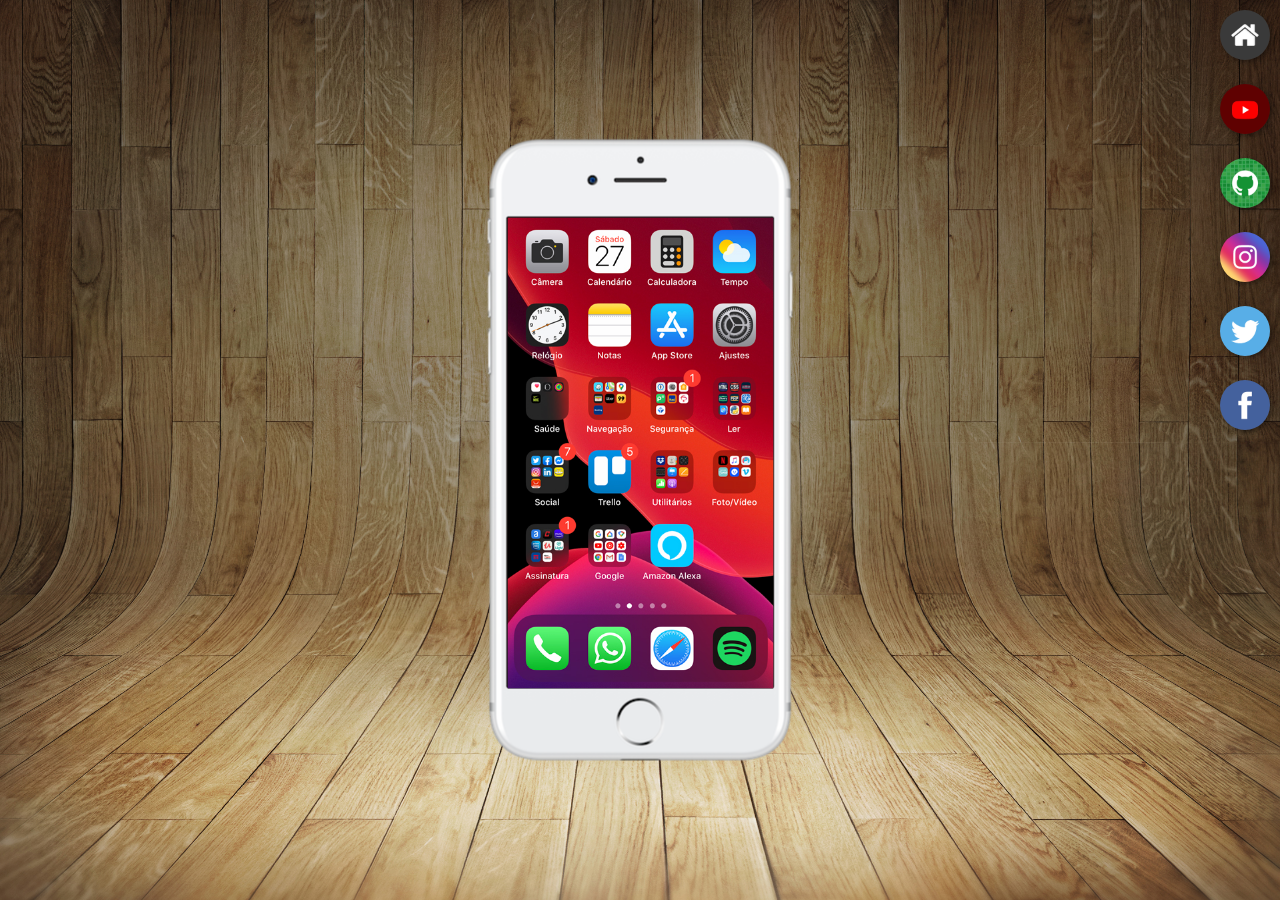
<file: index.html>
<!DOCTYPE html>
<html lang="pt-br">
<head>
  <meta charset="UTF-8">
  <meta http-equiv="X-UA-Compatible" content="IE=edge">
  <meta name="viewport" content="width=device-width, initial-scale=1.0">
  <link rel="shortcut icon" href="favicon.ico" type="image/x-icon">
  <title>Projeto Redes Sociais</title>
  <link rel="stylesheet" href="estilos/style.css">
</head>
<body>
    <main>
        <section id="telefone">
              <iframe src="home.html" name="tela" id="tela" frameborder="0"></iframe>
        </section>

        <section id="redes-sociais">
              <a href="home.html" target="tela"><img src="imagens/logo-home.jpg" alt="Home"></a> <br>
              <a href="youtube.html" target="tela"><img src="imagens/logo-youtube.jpg" alt="Youtube"></a> <br>
              <a href="github.html" target="tela"><img src="imagens/logo-github.jpg" alt="Github"></a> <br>
              <a href="instagram.html" target="tela"><img src="imagens/logo-instagram.jpg" alt="Instagram"></a> <br>
              <a href="twitter.html" target="tela"><img src="imagens/logo-twitter.jpg" alt="Twitter"></a> <br>
              <a href="facebook.html" target="tela"><img src="imagens/logo-facebook.jpg" alt="Facebook"></a>              
        </section>
    </main>
</body>
</html>
</file>
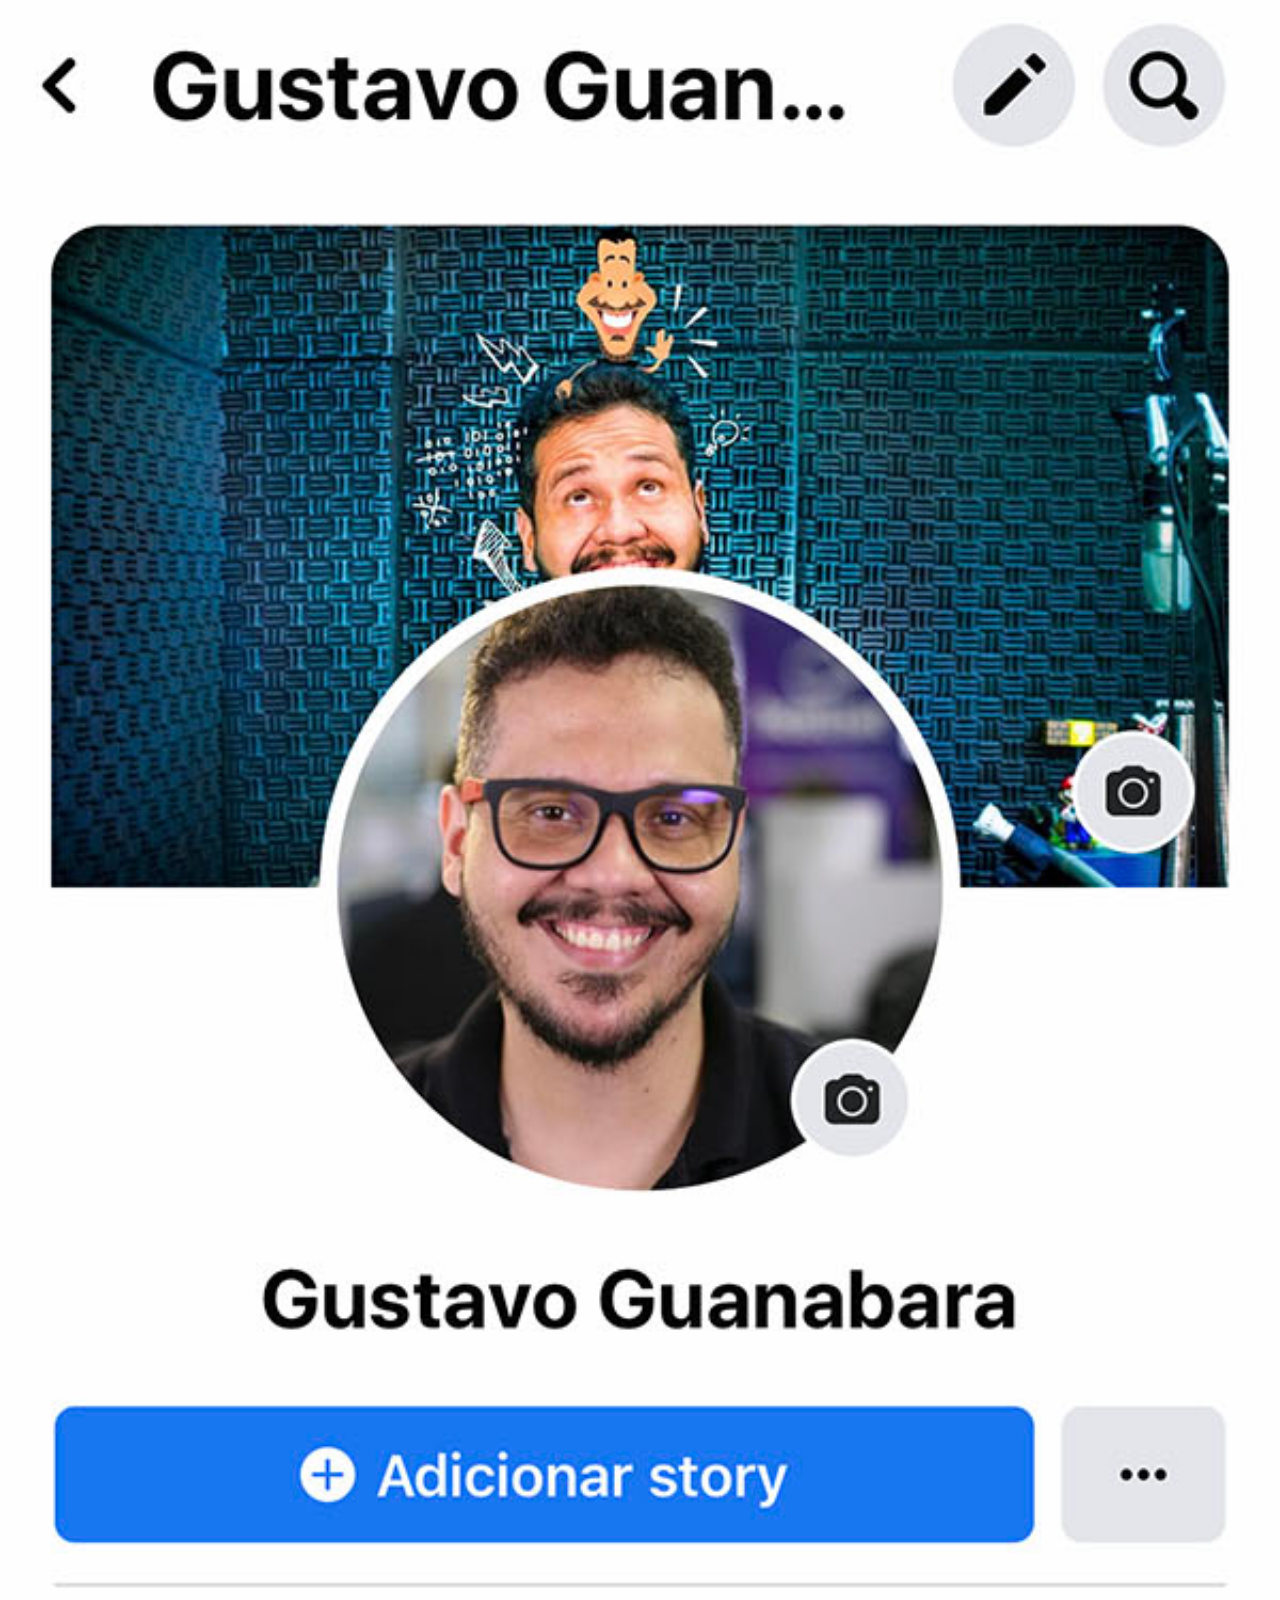
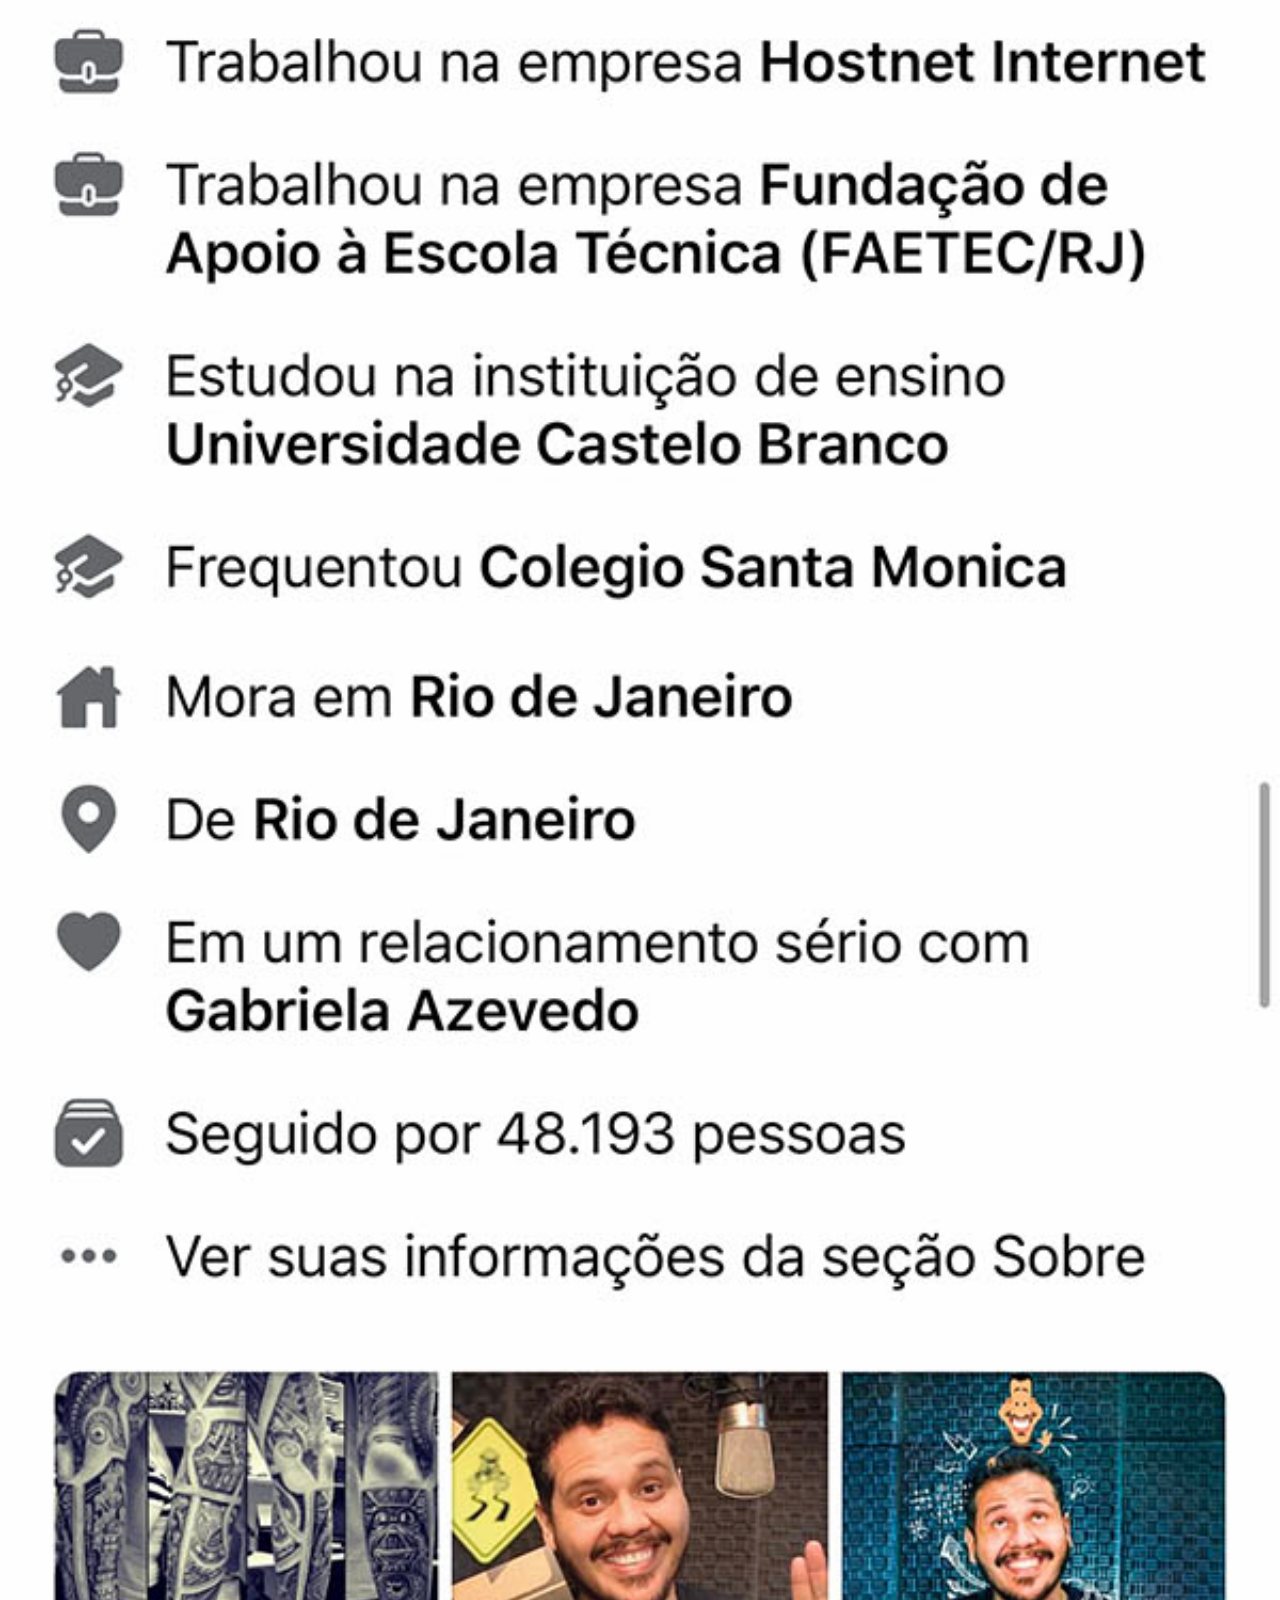
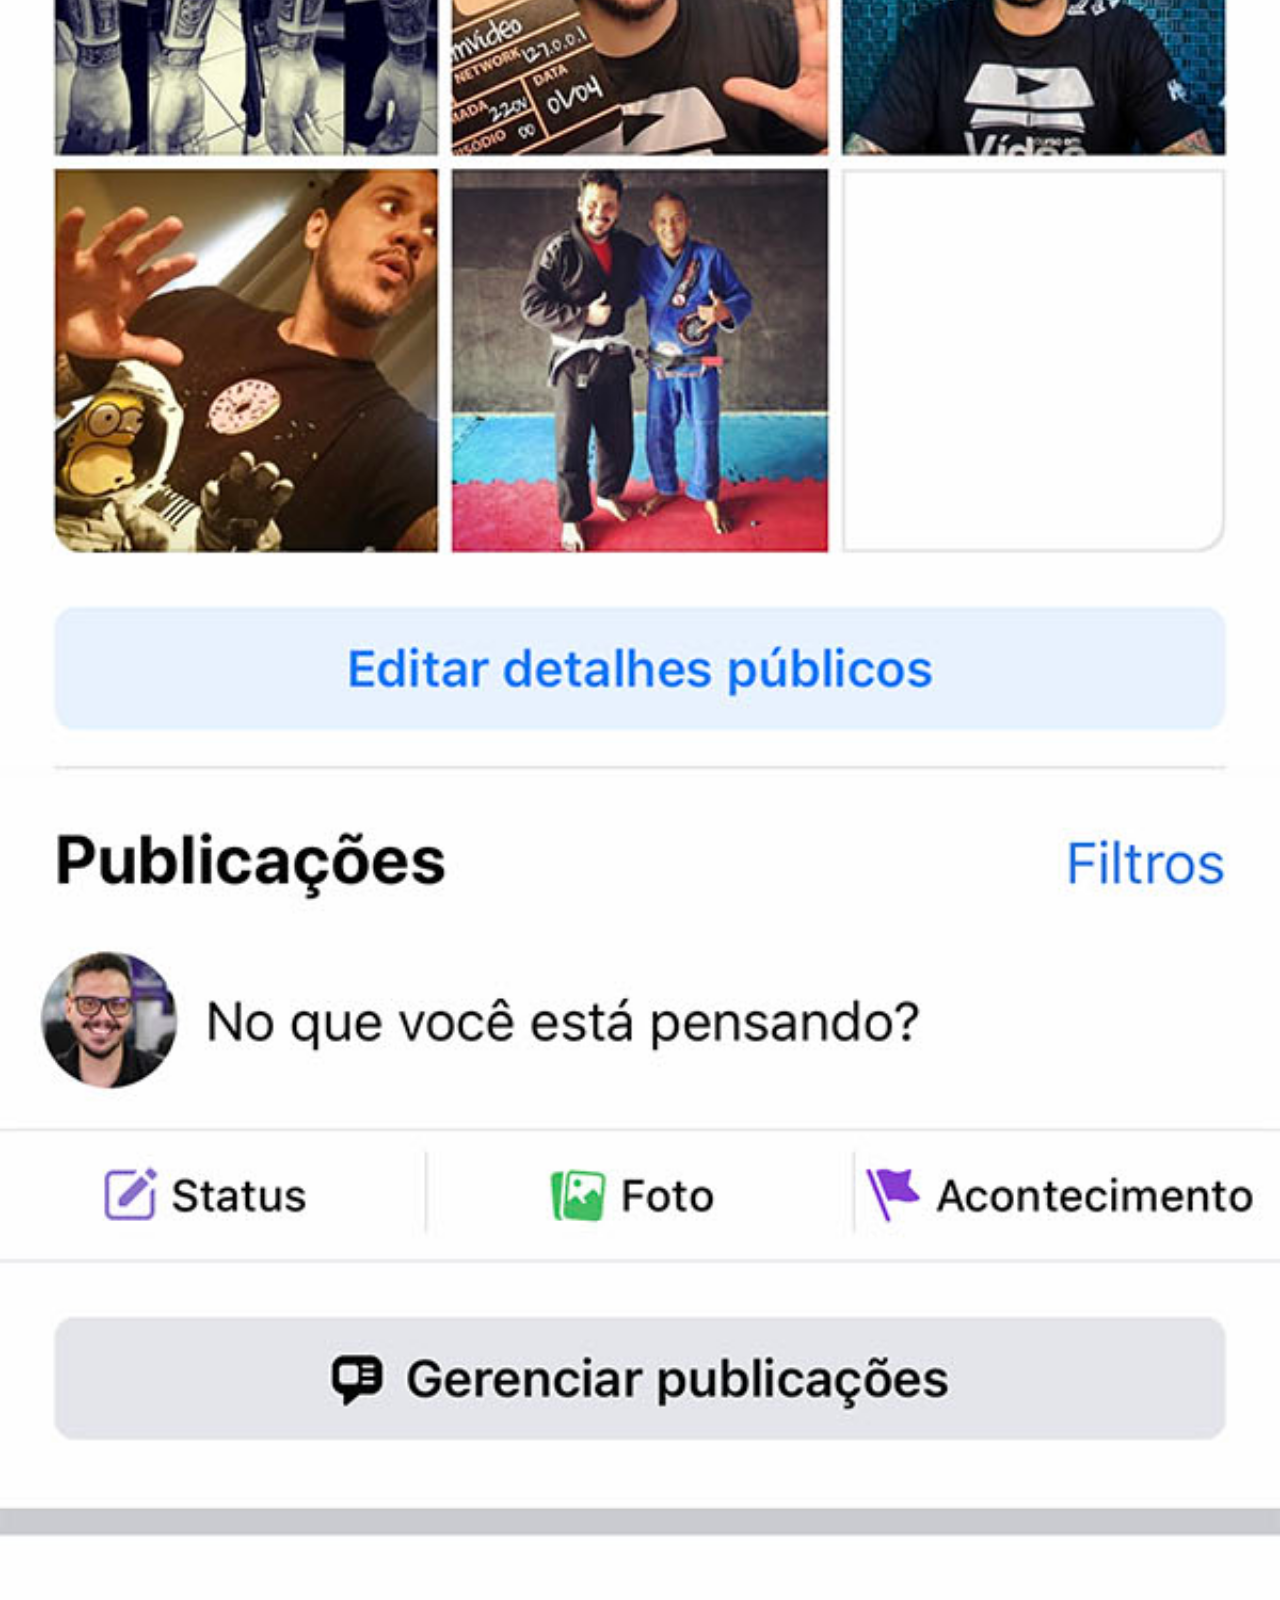
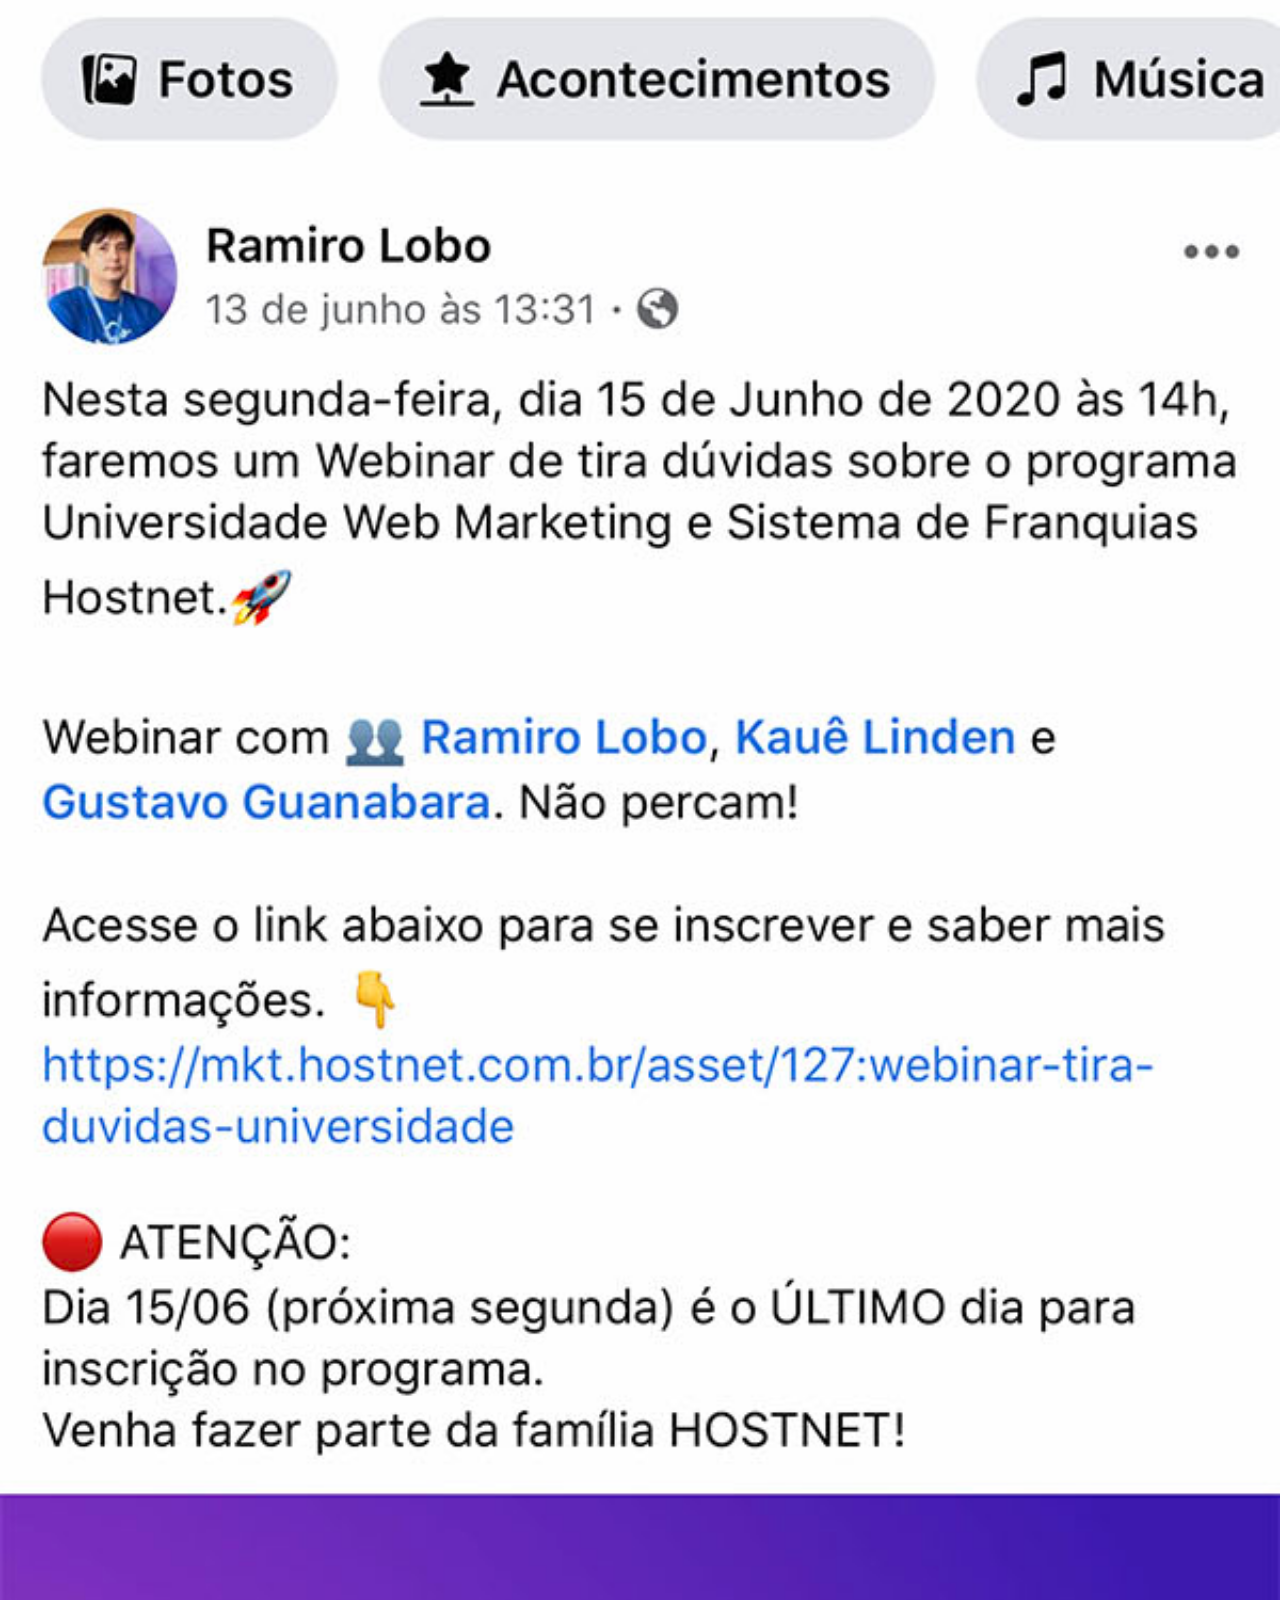
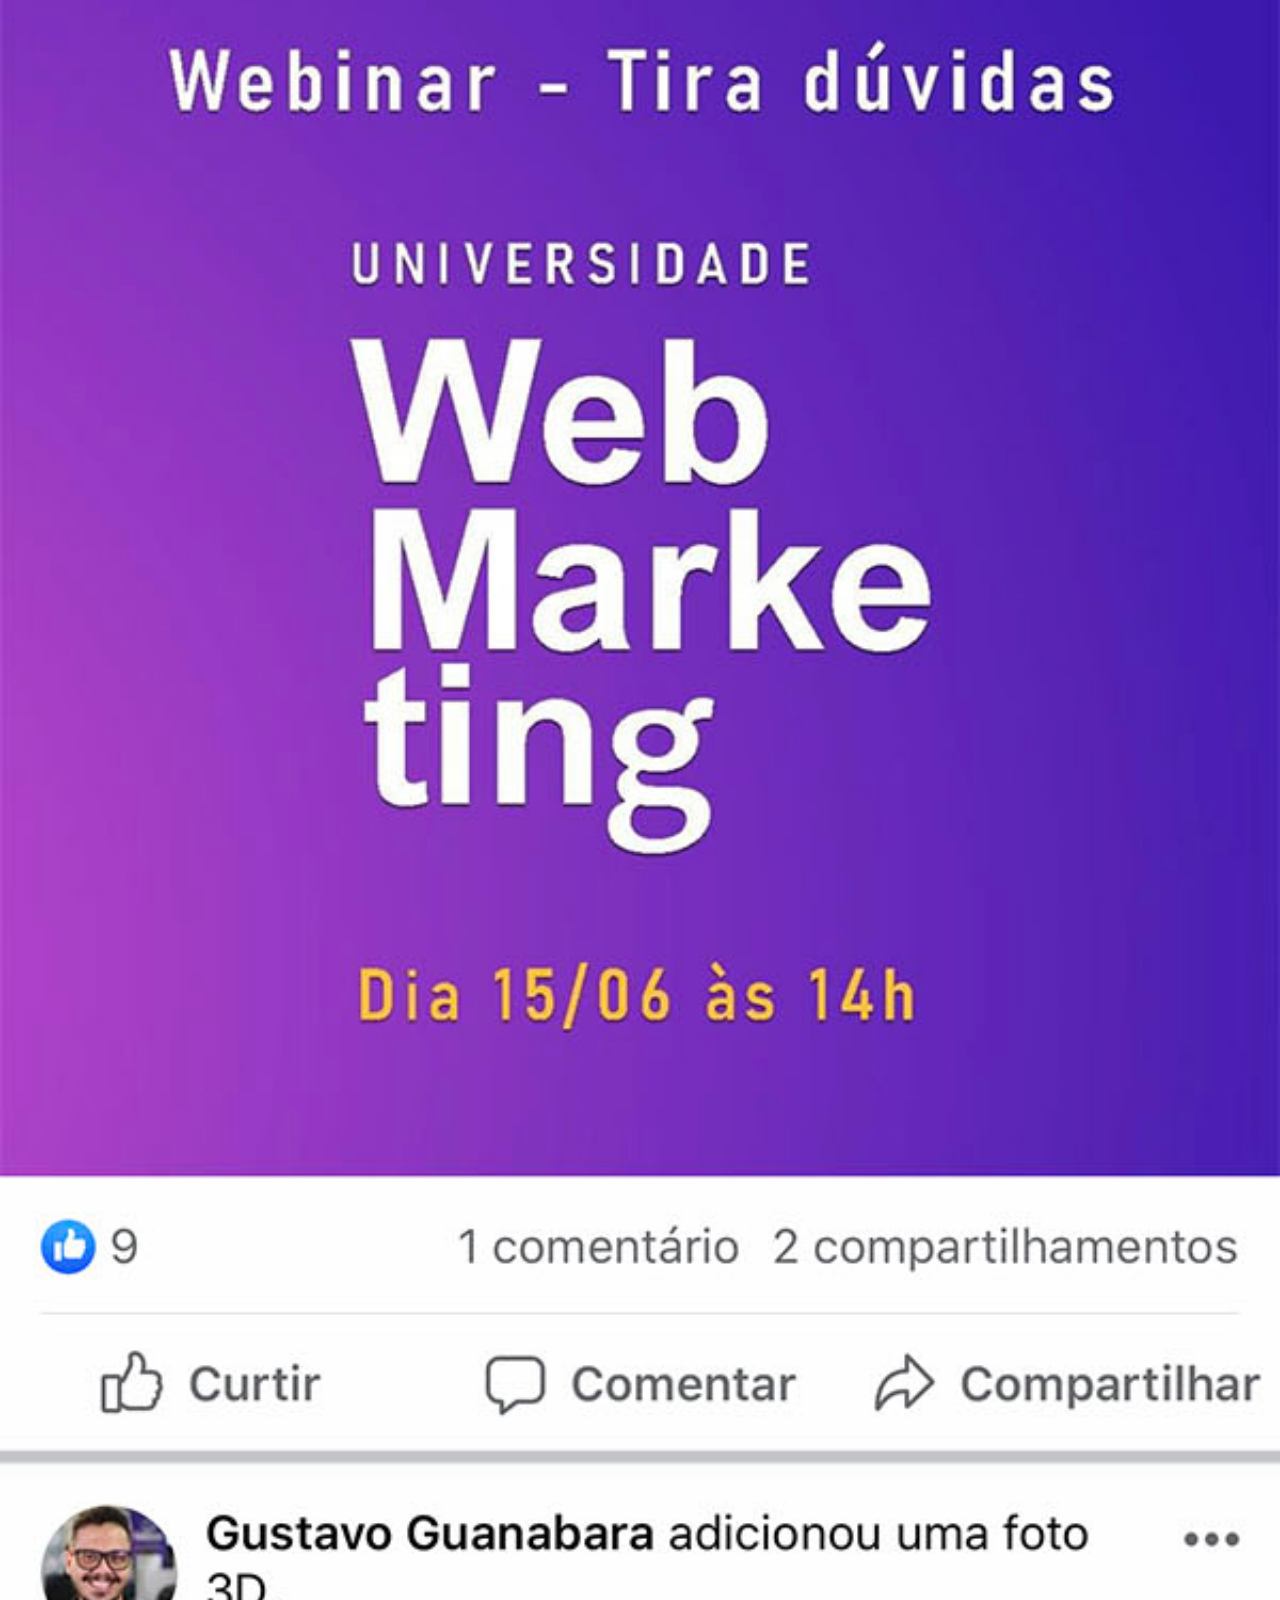
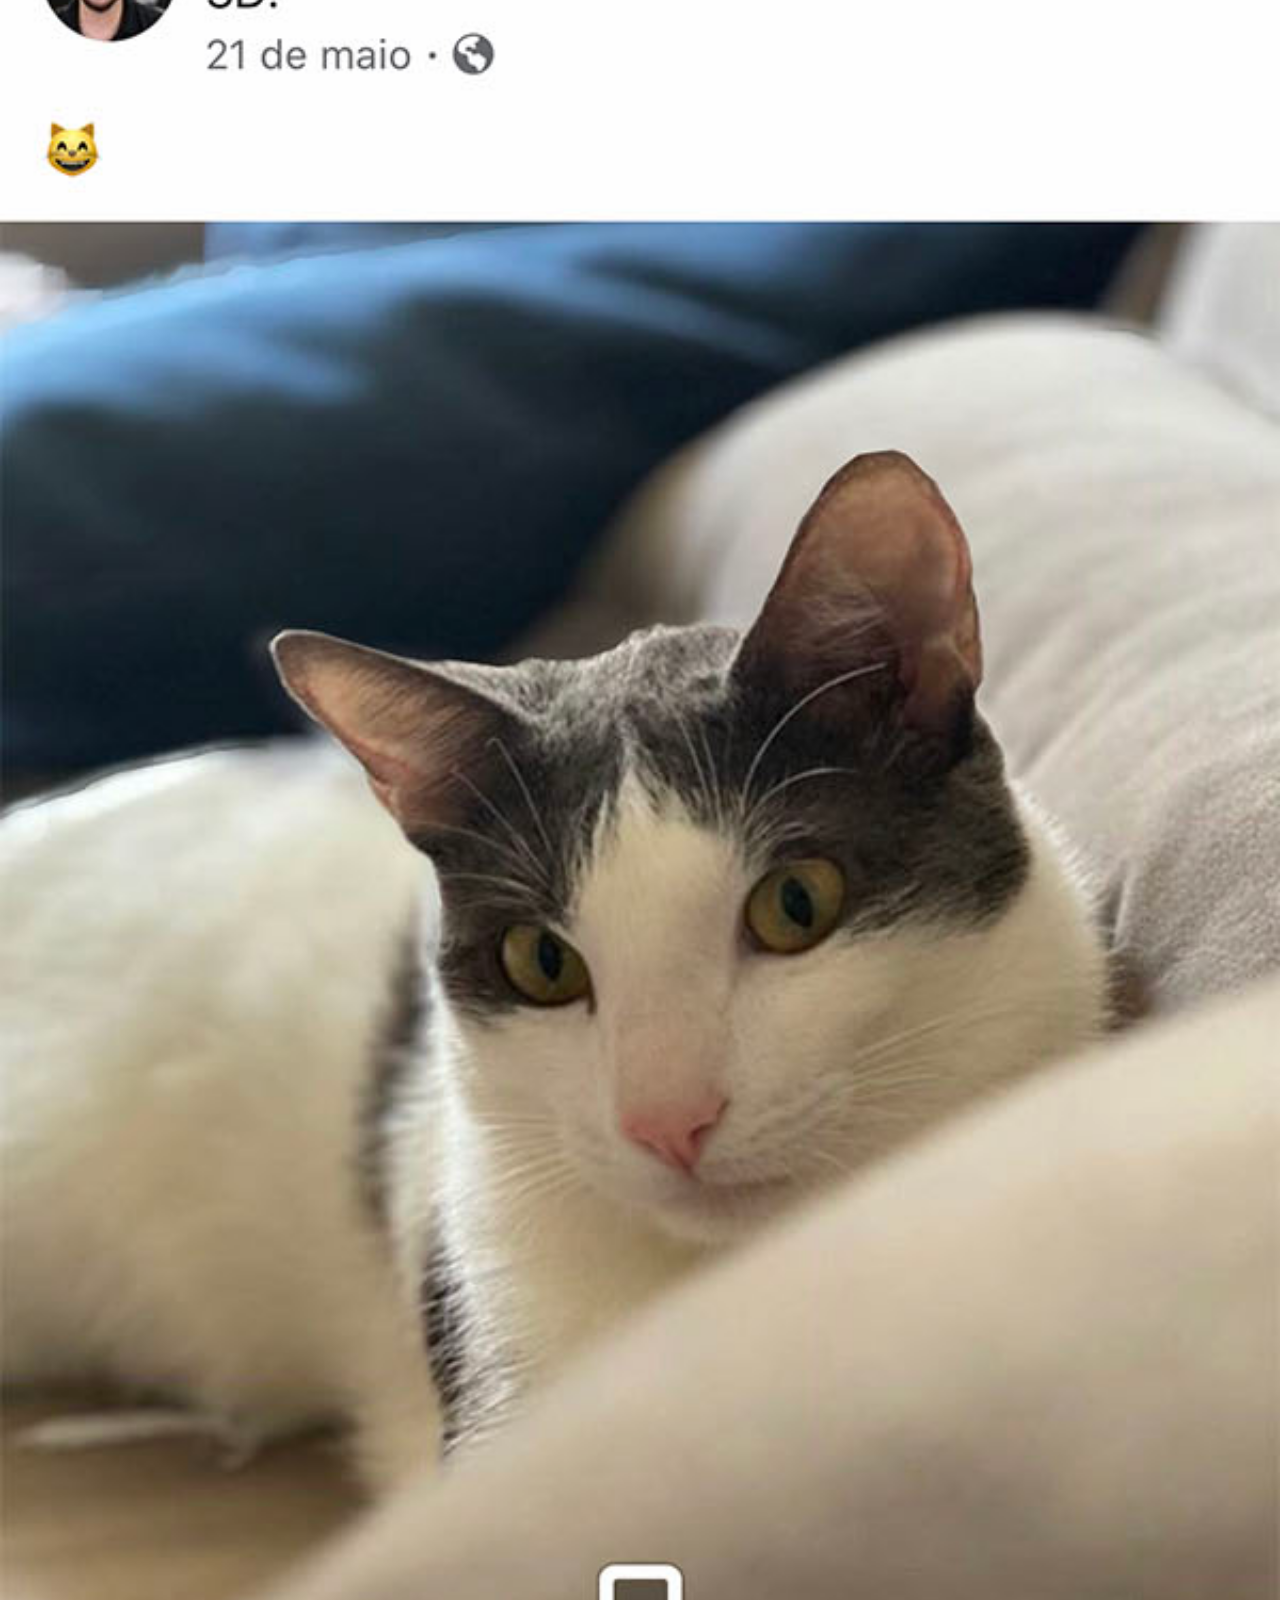
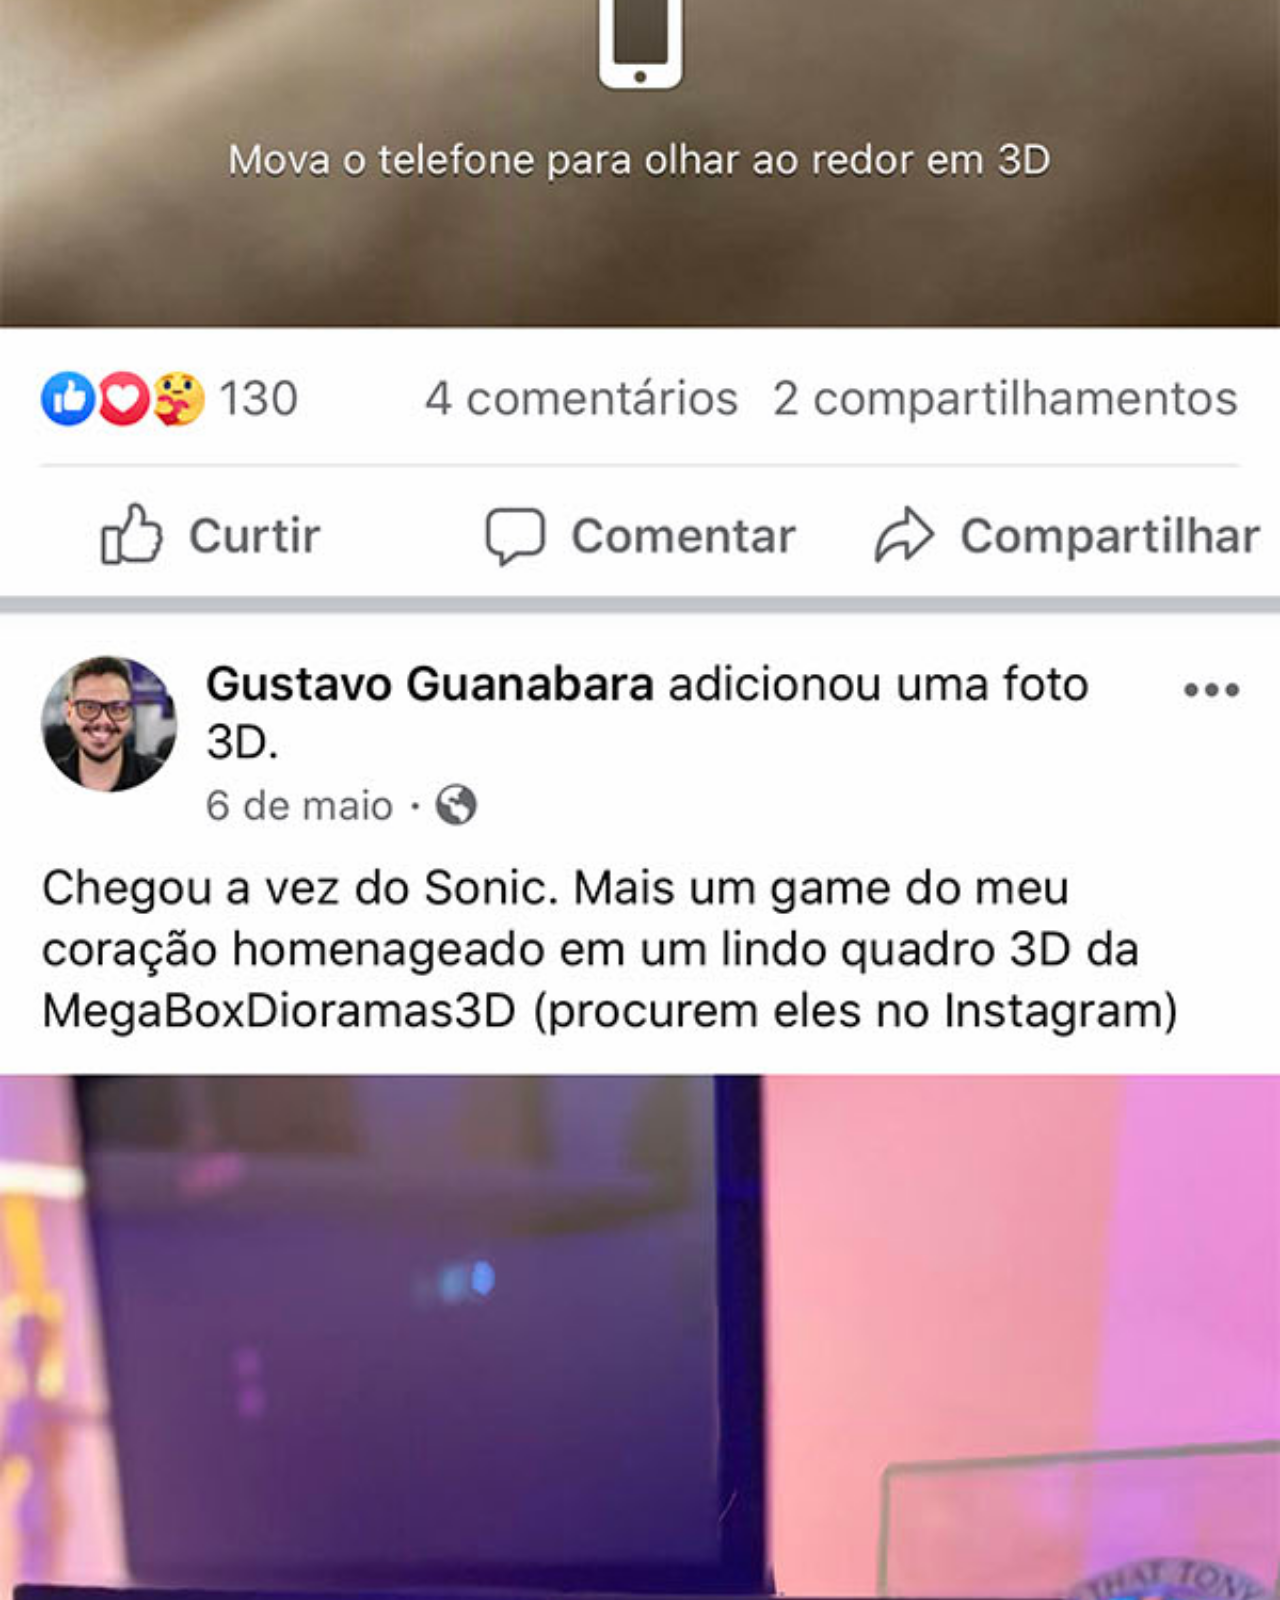
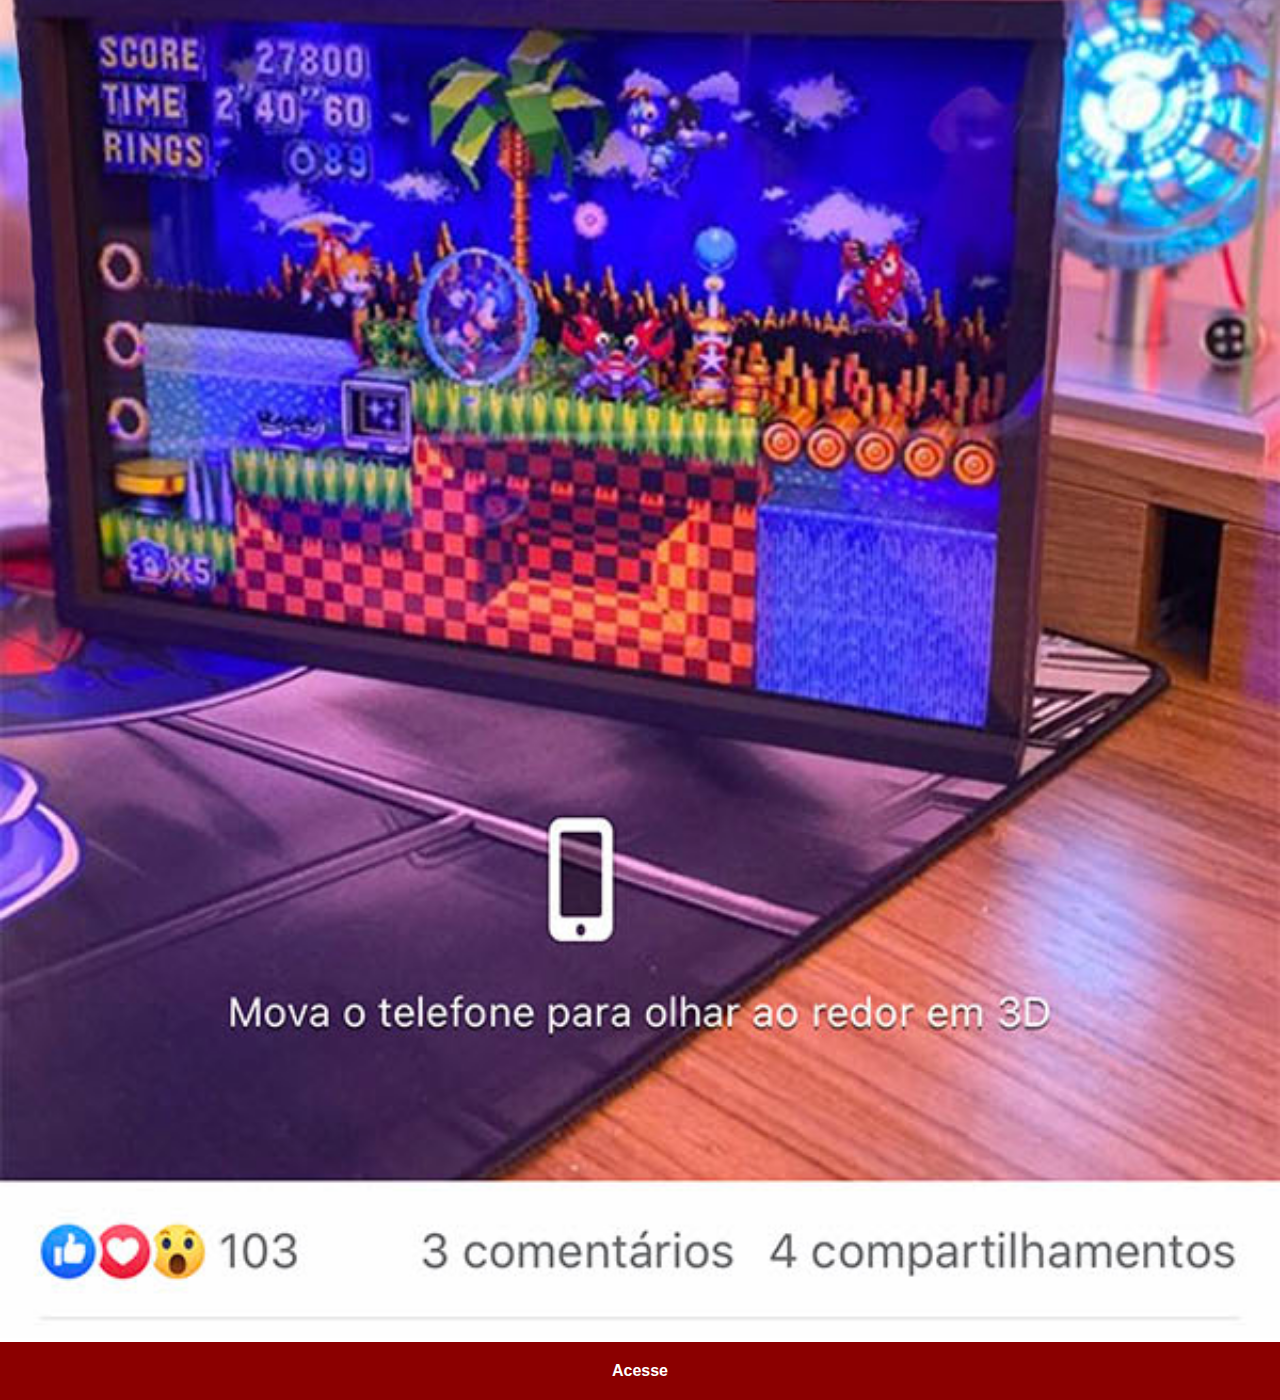
<file: facebook.html>
<!DOCTYPE html>
<html lang="pt-br">
<head>
  <meta charset="UTF-8">
  <meta http-equiv="X-UA-Compatible" content="IE=edge">
  <meta name="viewport" content="width=device-width, initial-scale=1.0">
  <link rel="shortcut icon" href="favicon.ico" type="image/x-icon">
  <title>Facebook</title>
  <link rel="stylesheet" href="estilos/social.css">
  </head>
<body>
    <img src="imagens/tela-facebook.jpg" alt="Facebook">
    <a href="https://facebook.com" target="_blank">Acesse</a>
</body>
</html>
</file>
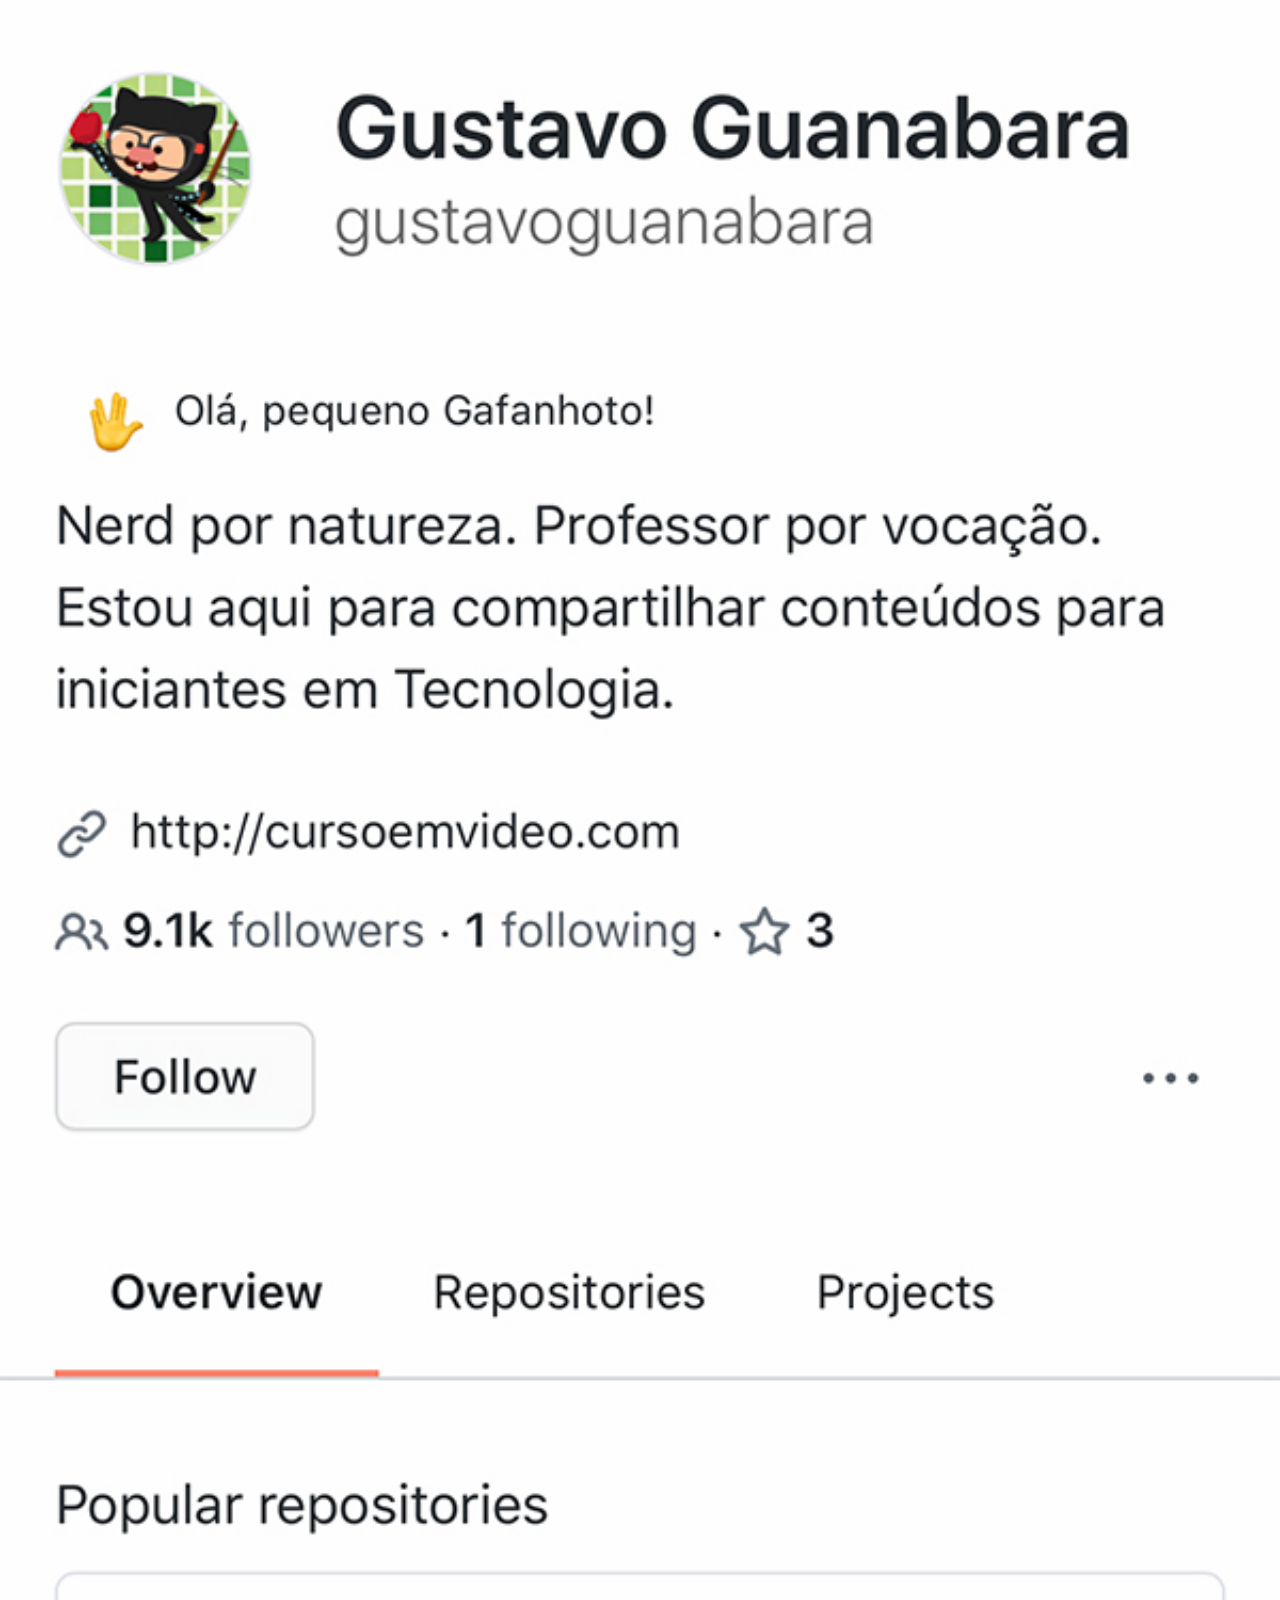
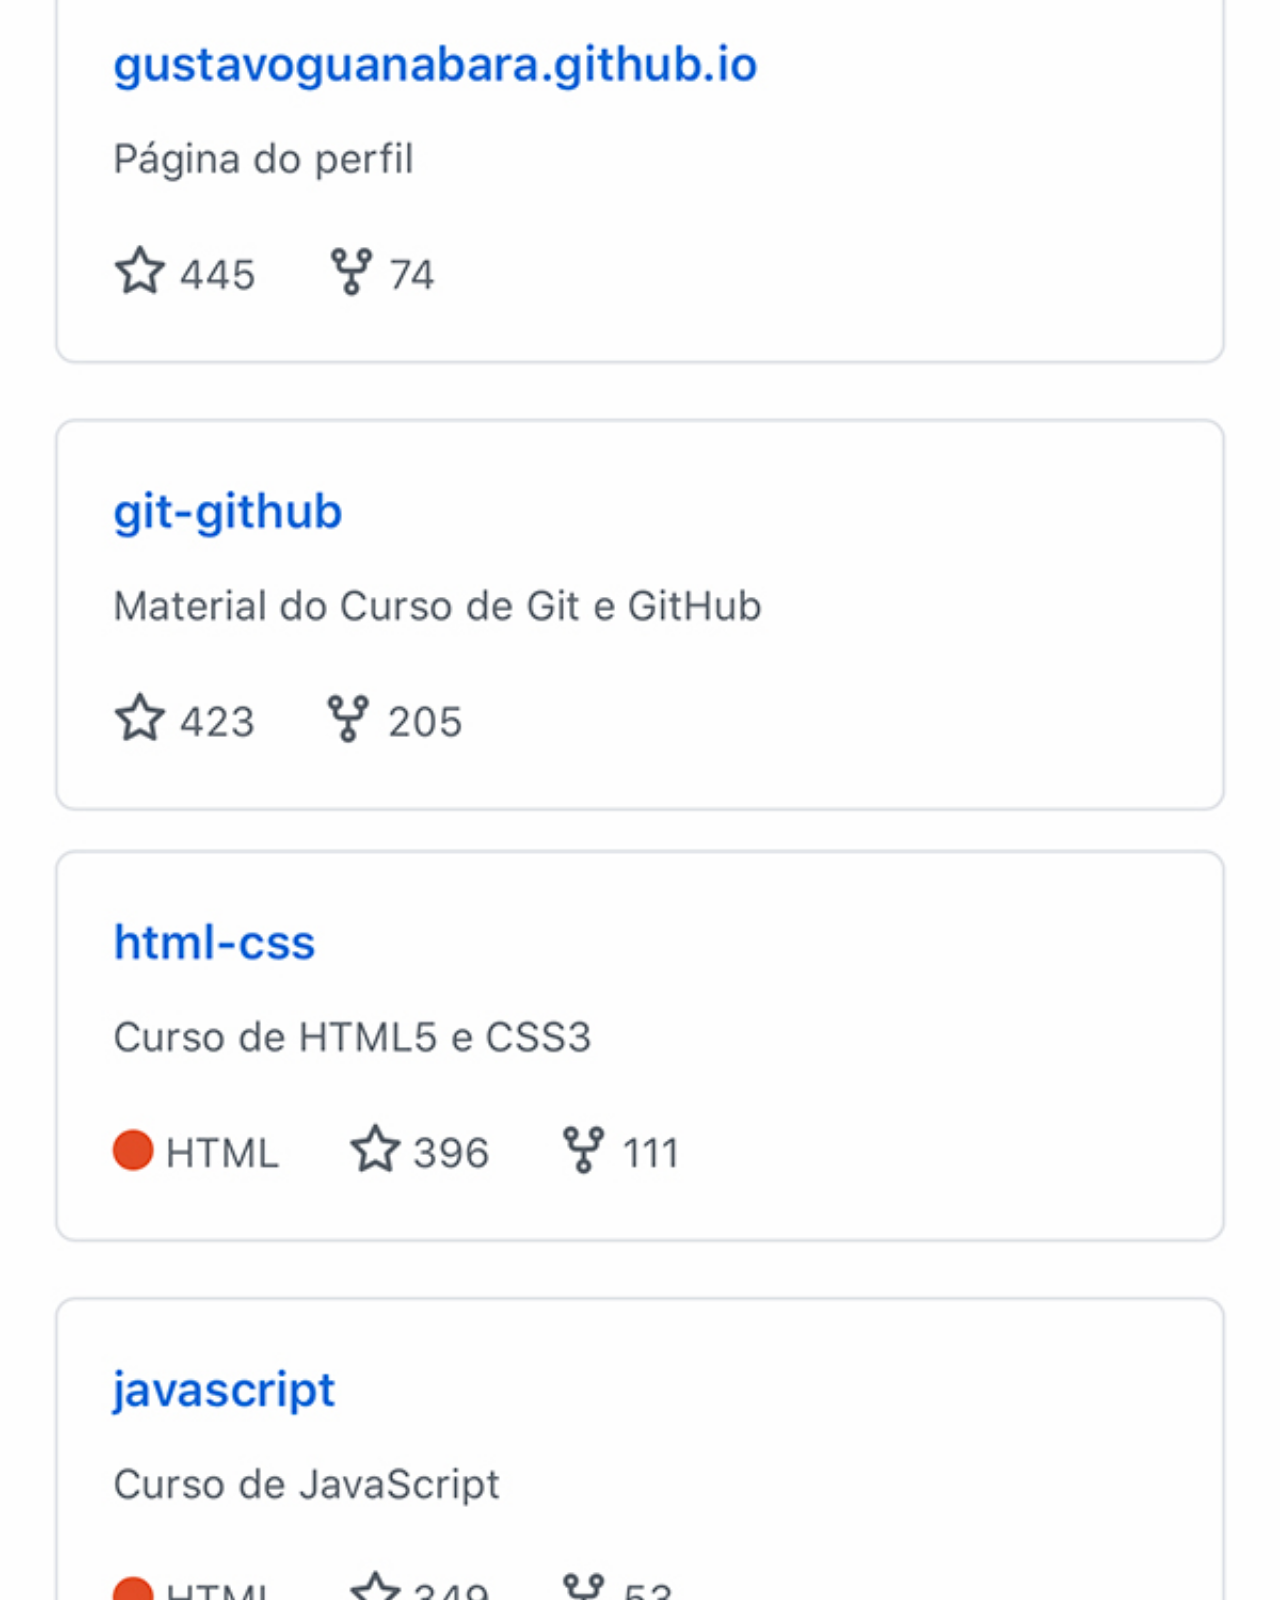
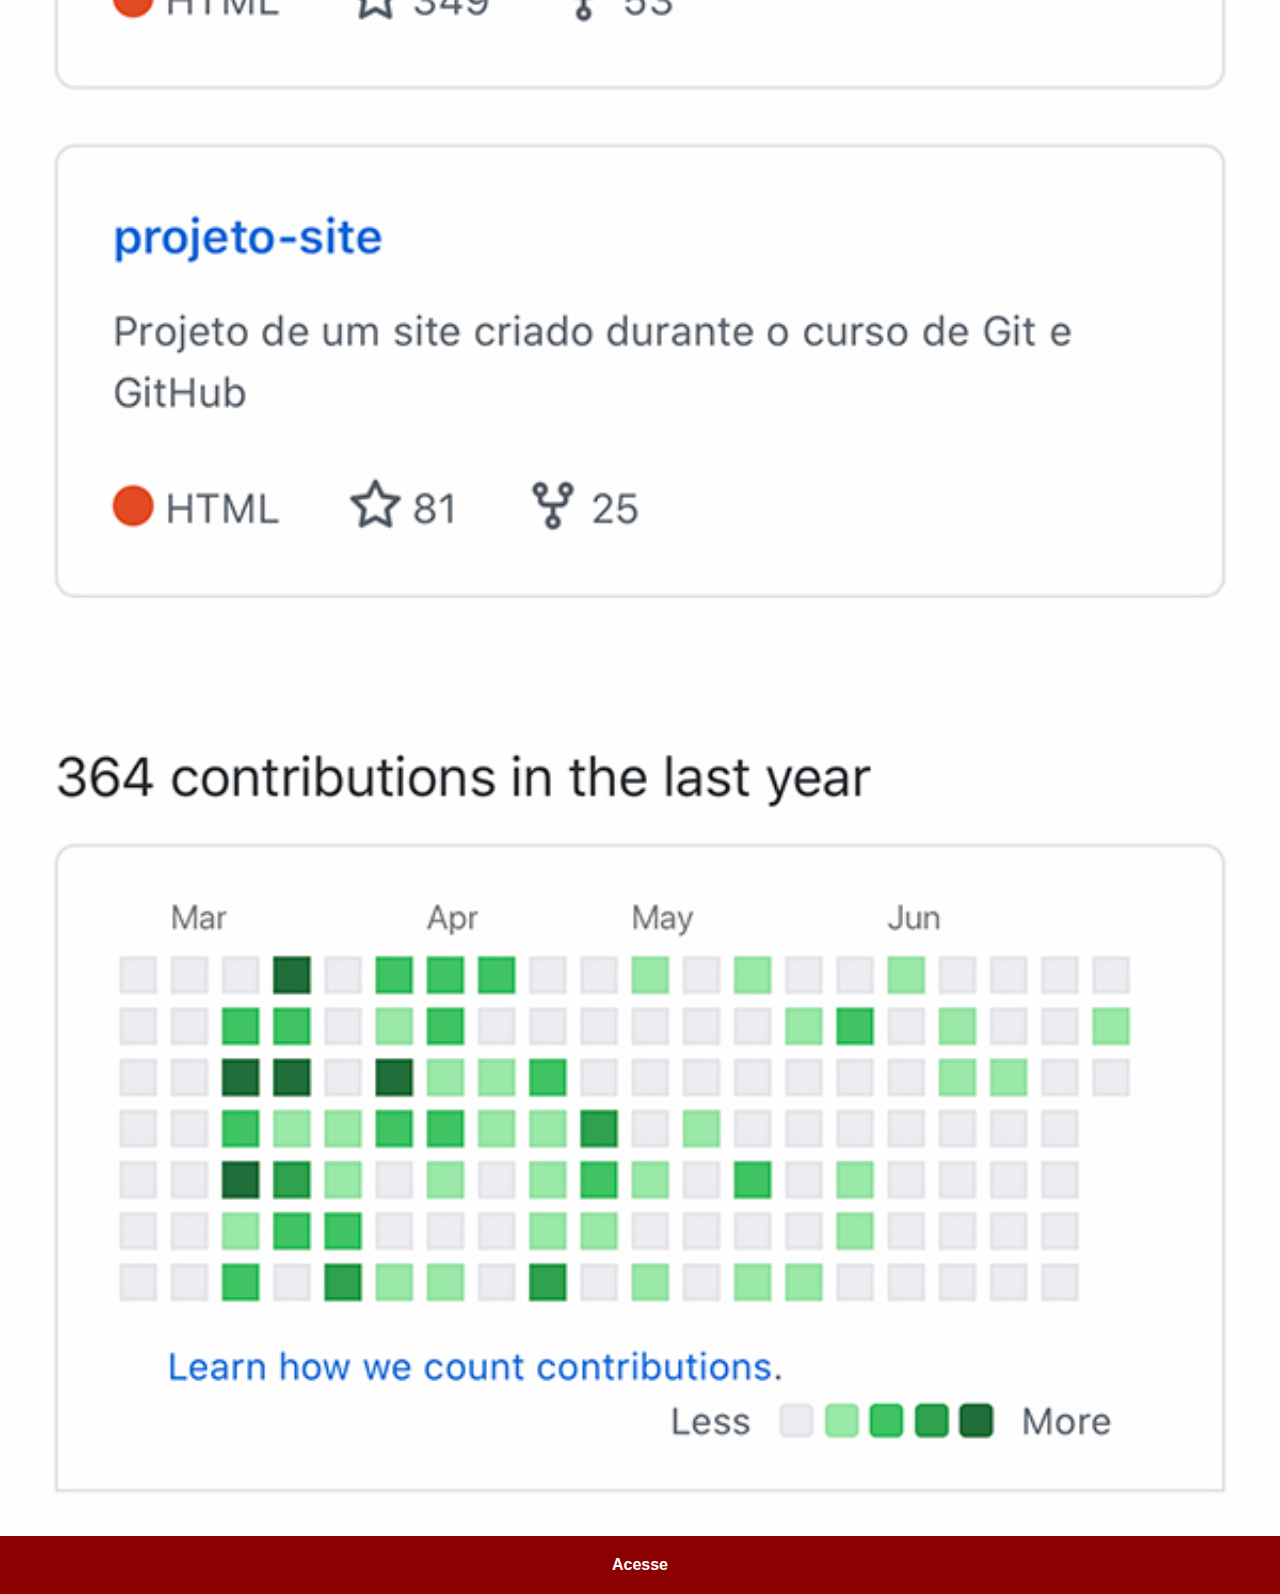
<file: github.html>
<!DOCTYPE html>
<html lang="pt-br">
<head>
  <meta charset="UTF-8">
  <meta http-equiv="X-UA-Compatible" content="IE=edge">
  <meta name="viewport" content="width=device-width, initial-scale=1.0">
  <link rel="shortcut icon" href="favicon.ico" type="image/x-icon">
  <title>Github</title>
  <link rel="stylesheet" href="estilos/social.css">
  </head>
<body>
    <img src="imagens/tela-github.jpg" alt="GitHub">
    <a href="https://github.com" target="_blank">Acesse</a>
</body>
</html>
</file>
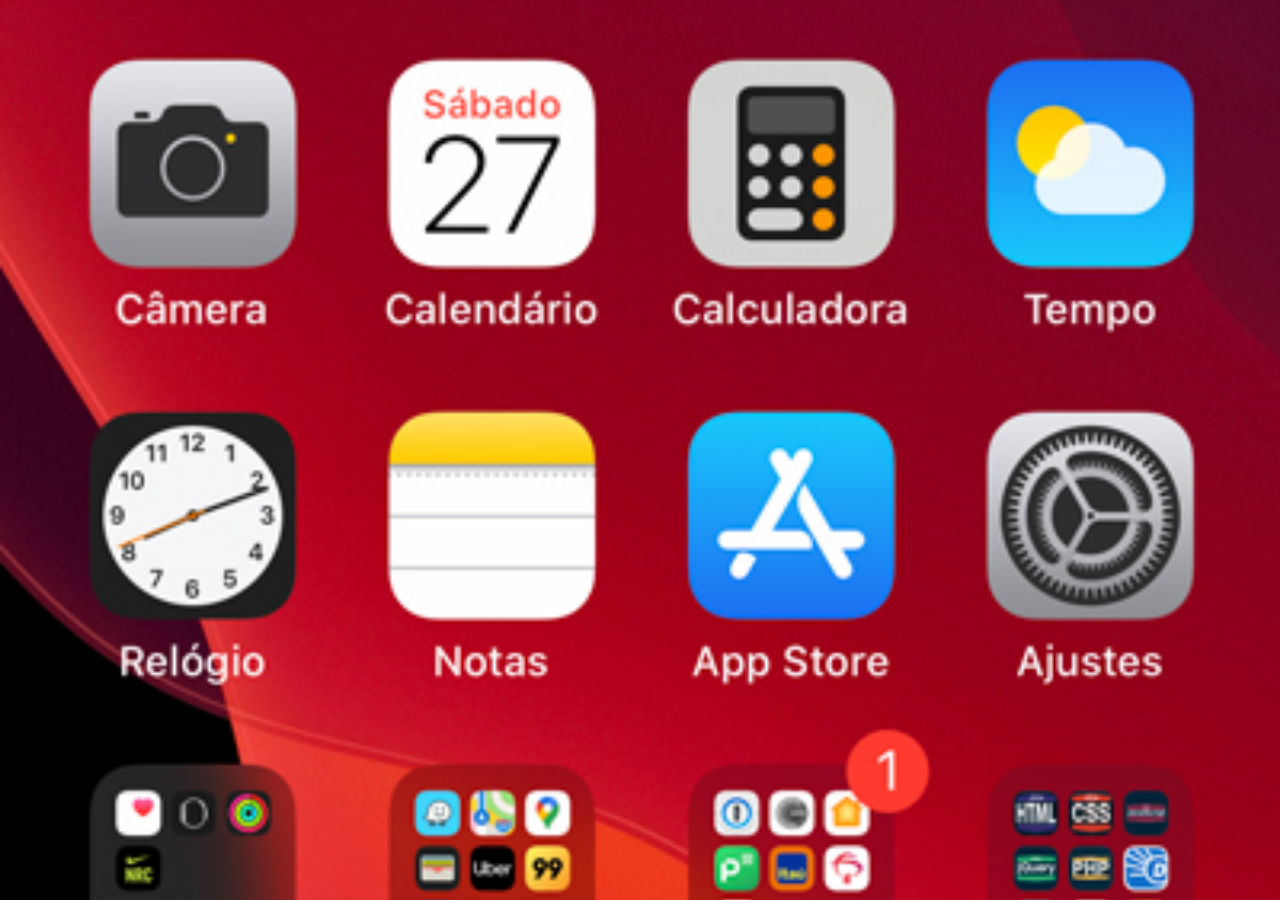
<file: home.html>
<!DOCTYPE html>
<html lang="pt-br">
<head>
  <meta charset="UTF-8">
  <meta http-equiv="X-UA-Compatible" content="IE=edge">
  <meta name="viewport" content="width=device-width, initial-scale=1.0">
  <link rel="shortcut icon" href="favicon.ico" type="image/x-icon">
  <title>Home</title>
  </head>
  <style>
      * {
        margin: 0px;
        padding: 0px;        
      }

      body {
        width: 100vw;
        height: 100vh;
        background: black url('imagens/tela-home.jpg') no-repeat top center;
        background-size: cover;
      }
  </style>
<body>

</body>
</html>
</file>
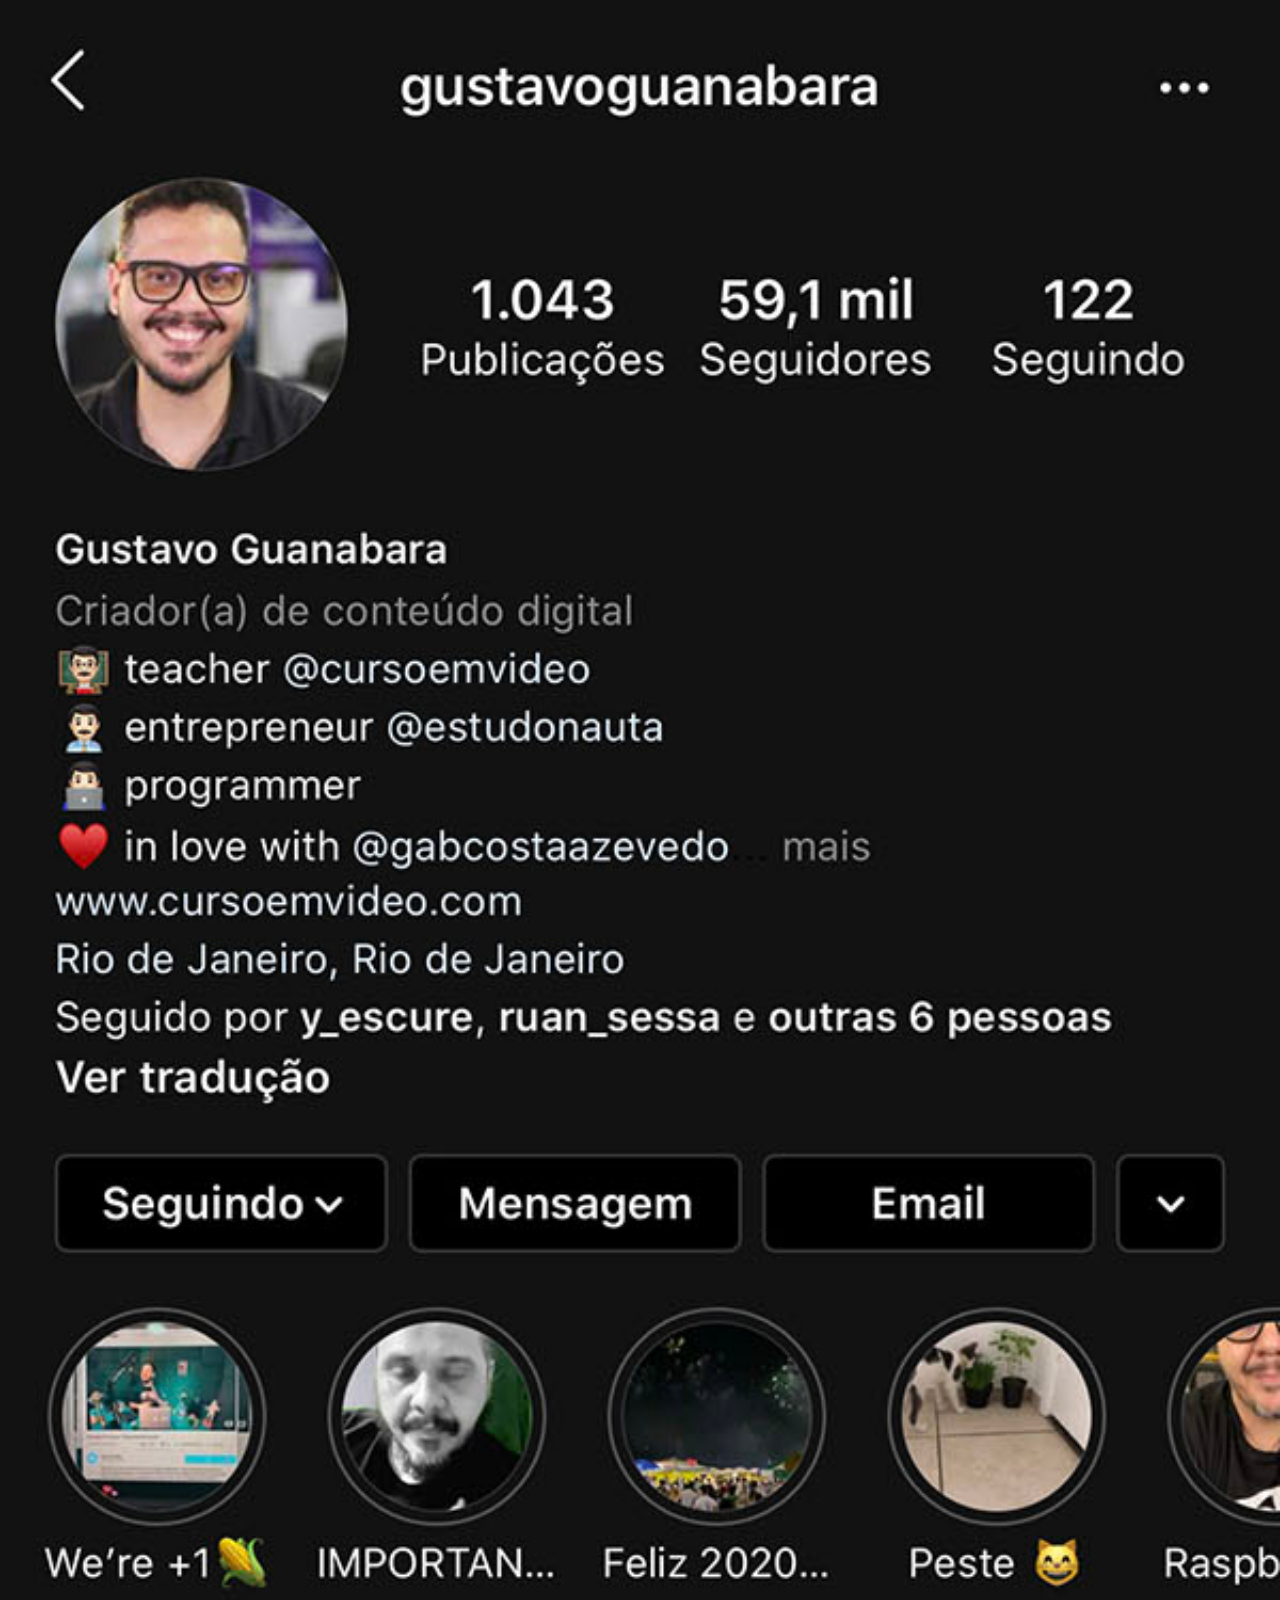
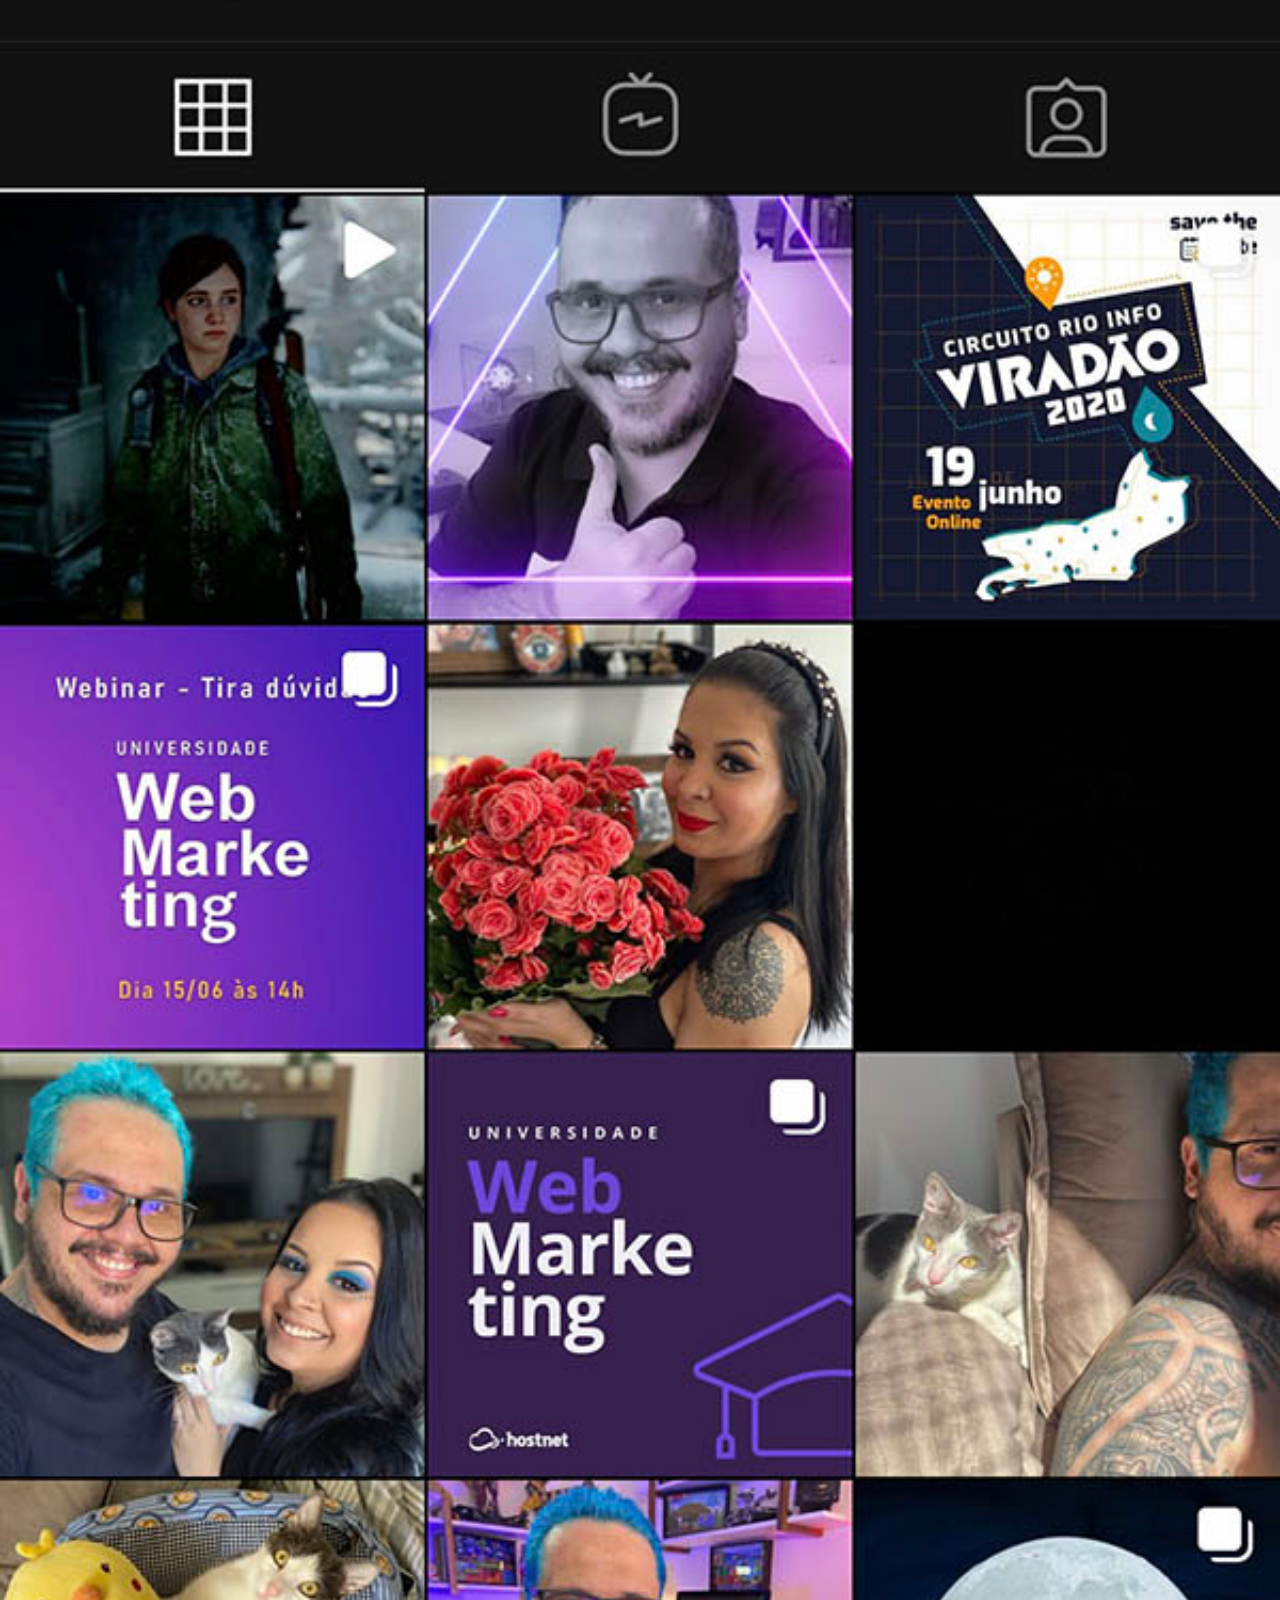
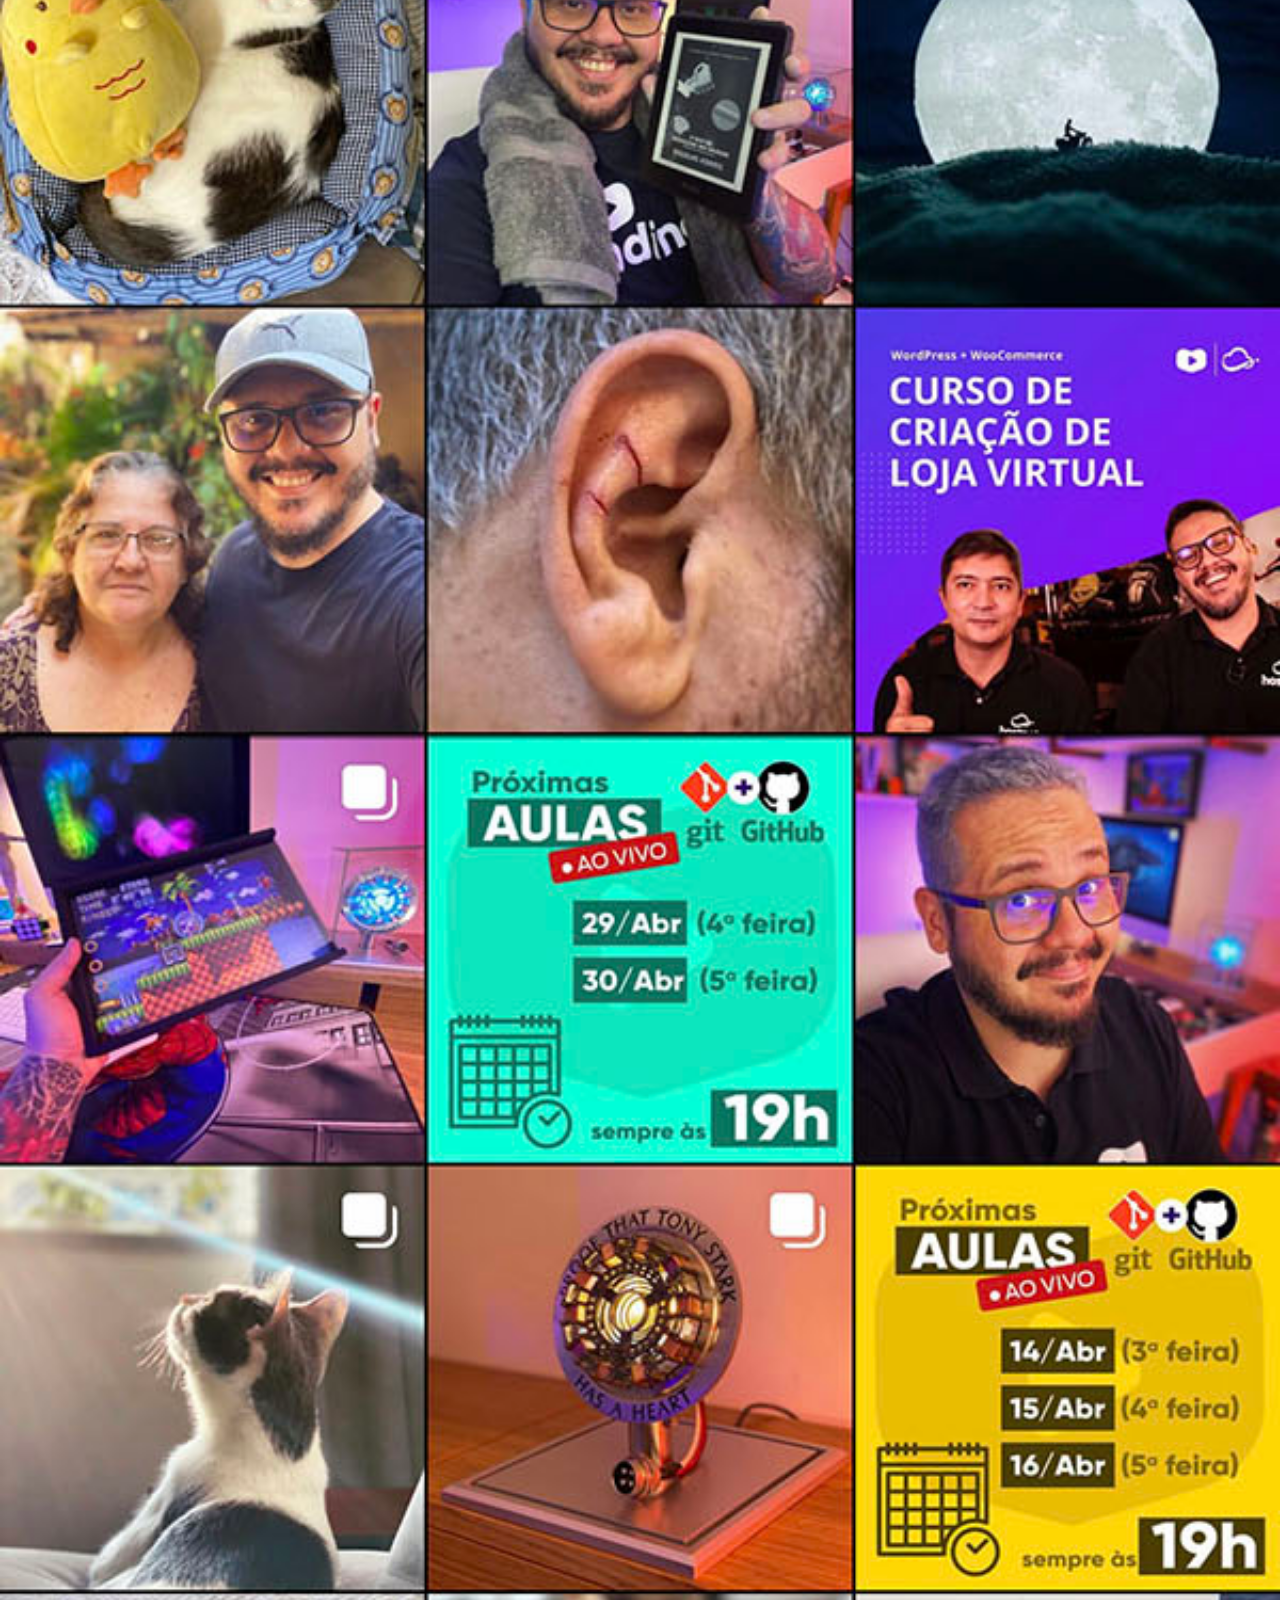
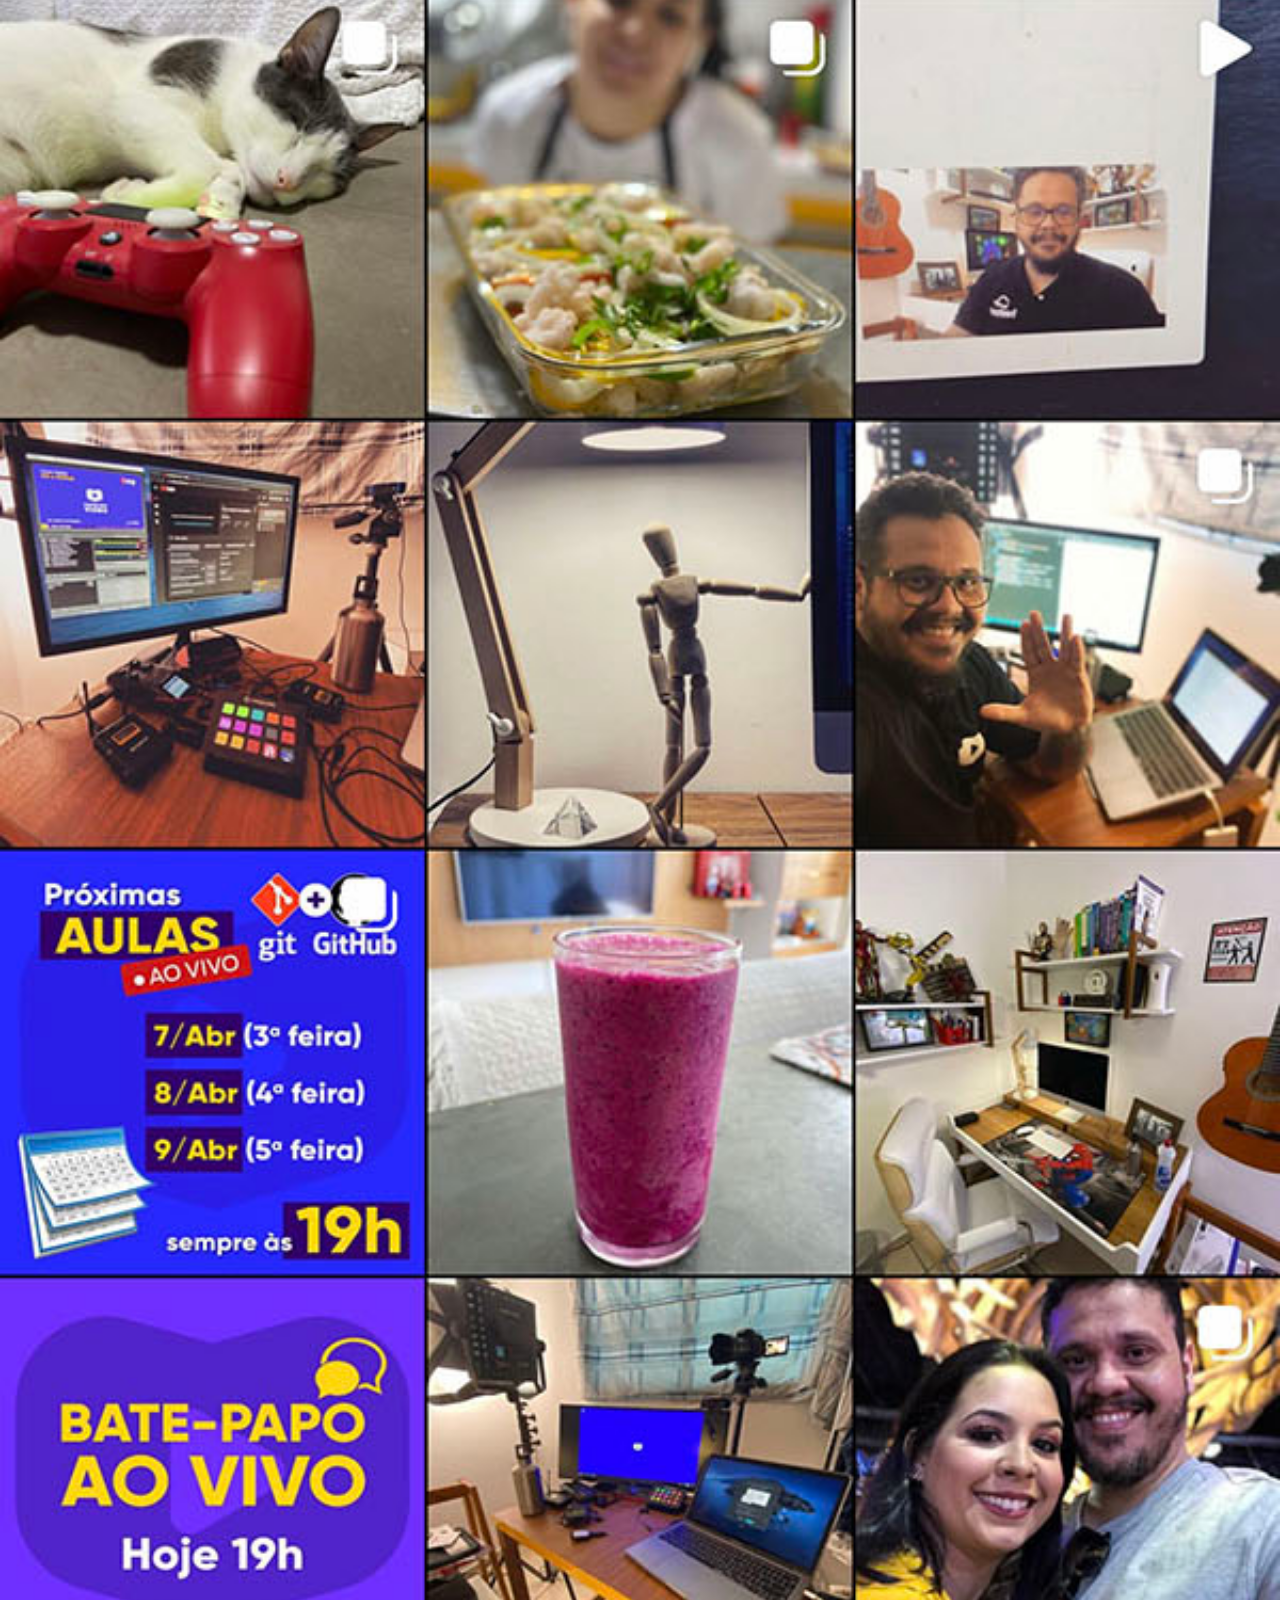
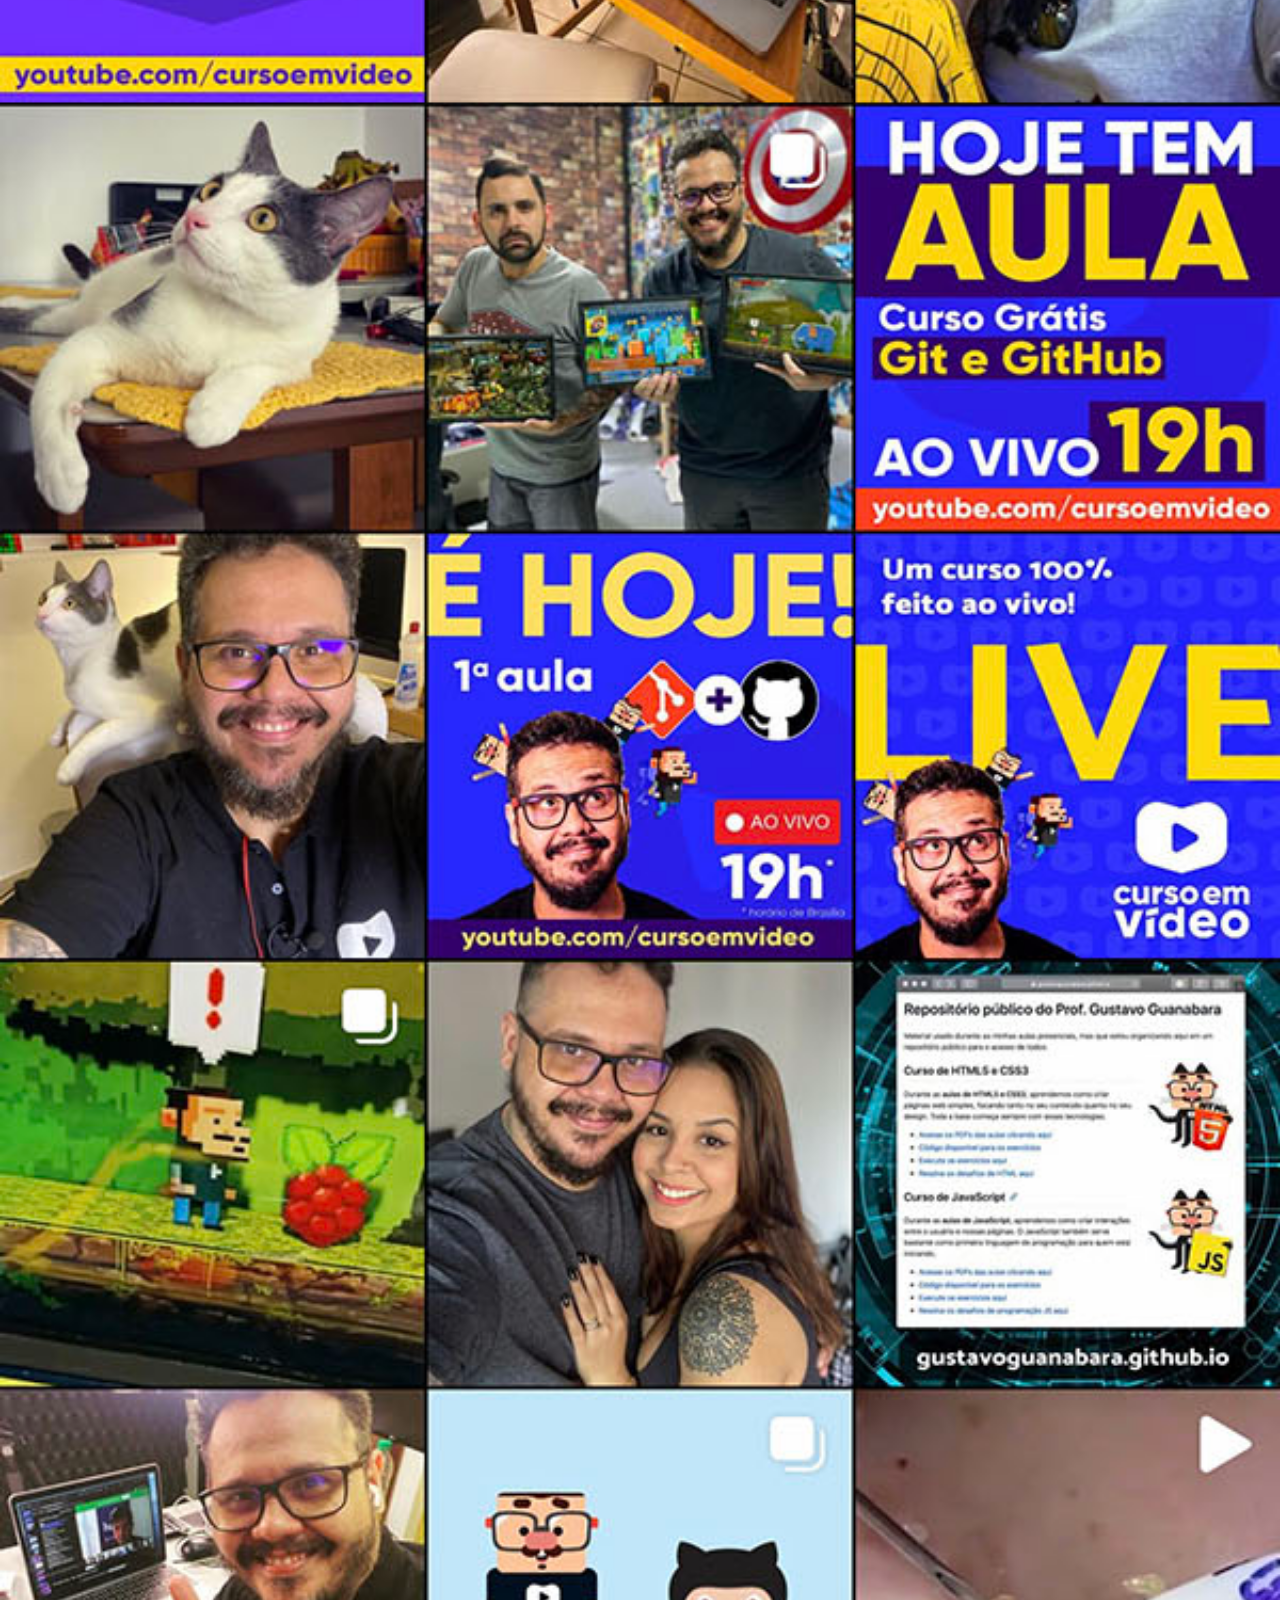
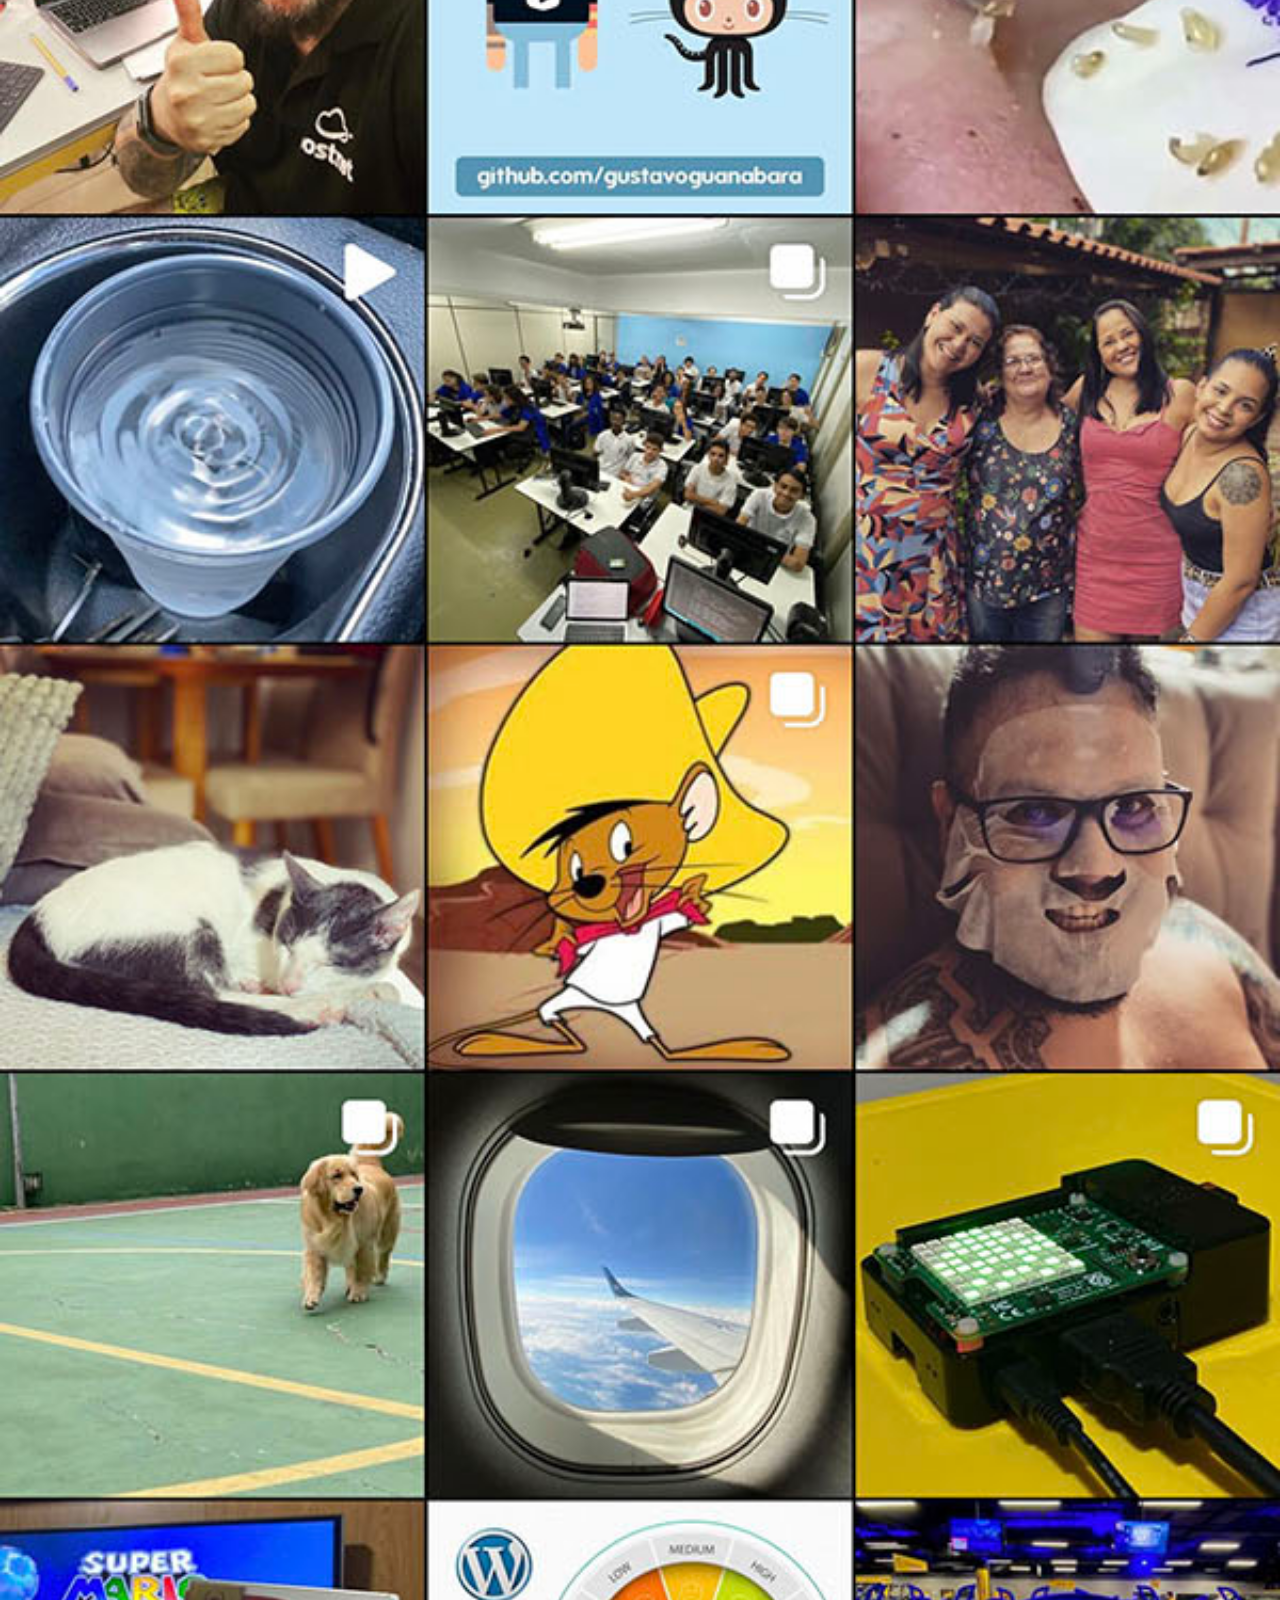
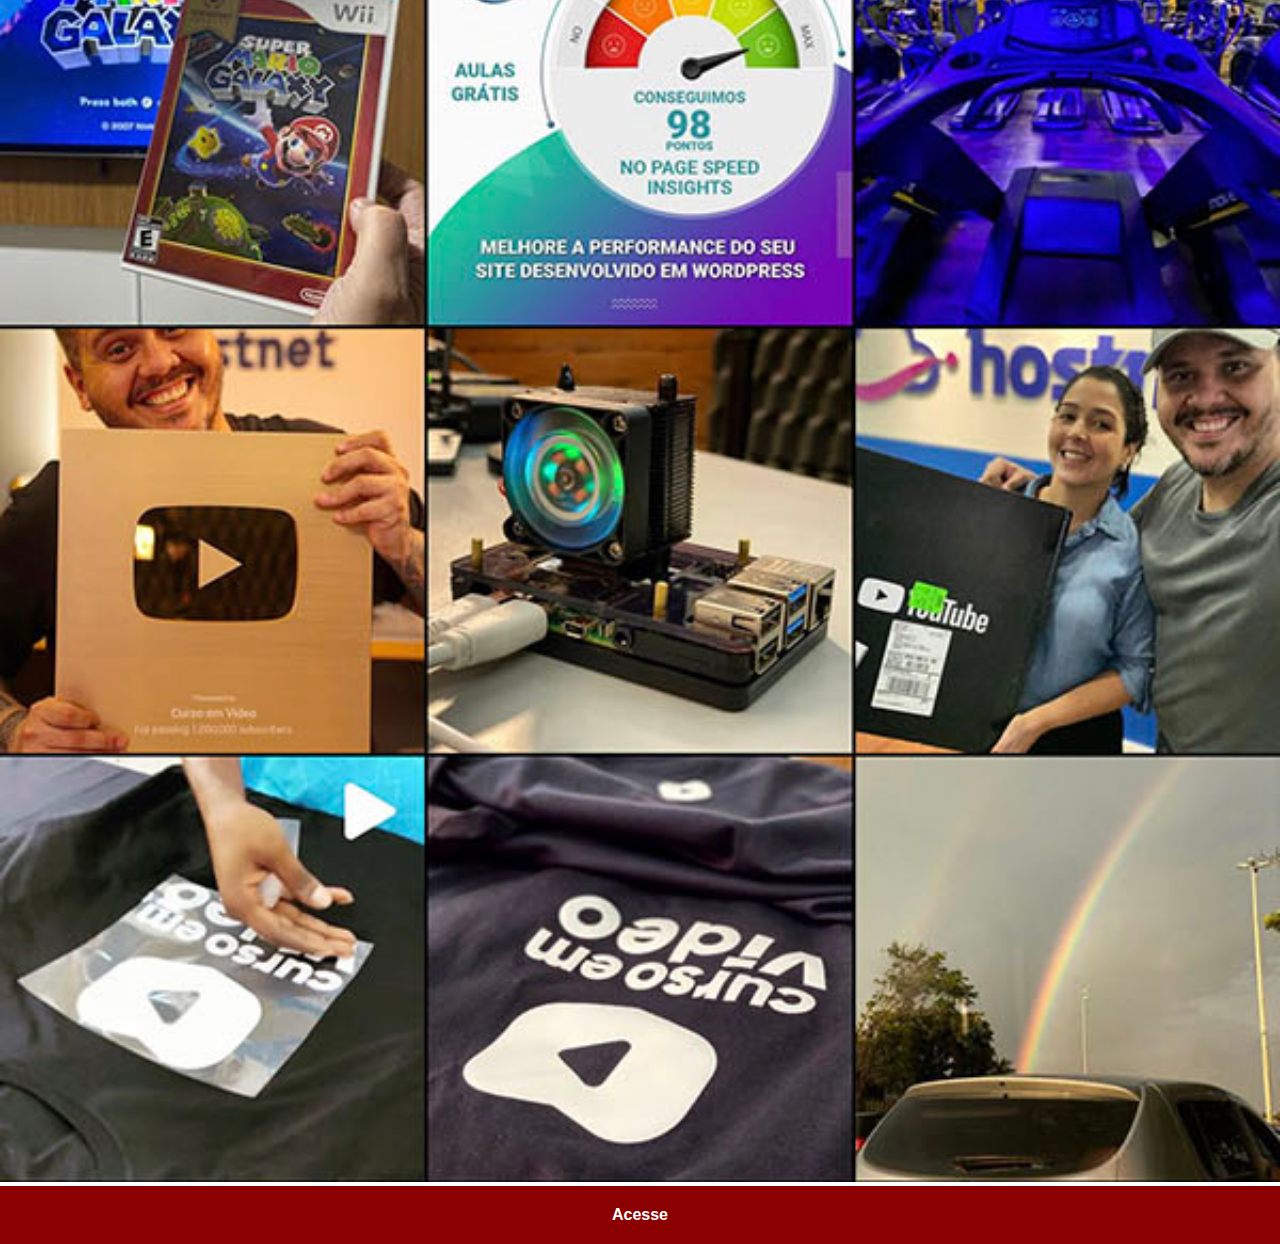
<file: instagram.html>
<!DOCTYPE html>
<html lang="pt-br">
<head>
  <meta charset="UTF-8">
  <meta http-equiv="X-UA-Compatible" content="IE=edge">
  <meta name="viewport" content="width=device-width, initial-scale=1.0">
  <link rel="shortcut icon" href="favicon.ico" type="image/x-icon">
  <title>Instagram</title>
  <link rel="stylesheet" href="estilos/social.css">
  </head>
<body>
    <img src="imagens/tela-instagram.jpg" alt="Instagram">
    <a href="https://www.instagram.com" target="_blank">Acesse</a>
</body>
</html>
</file>
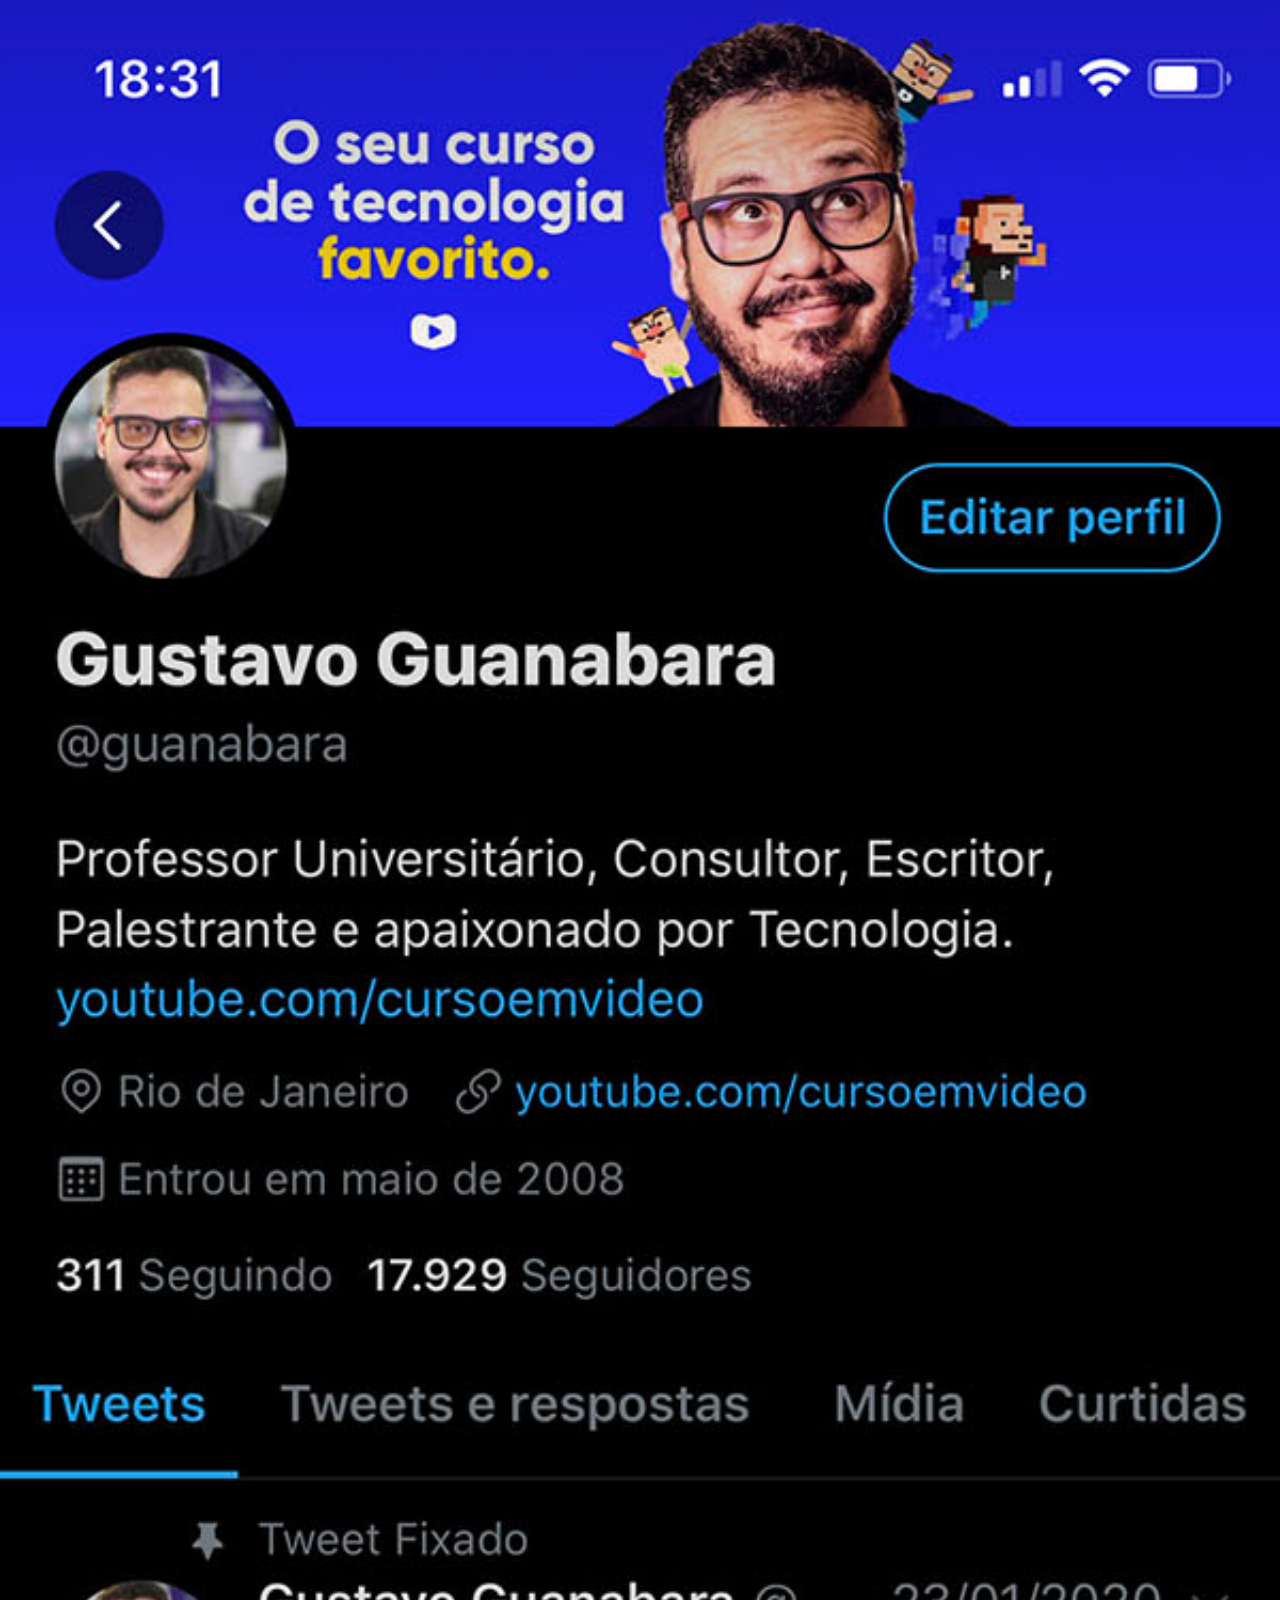
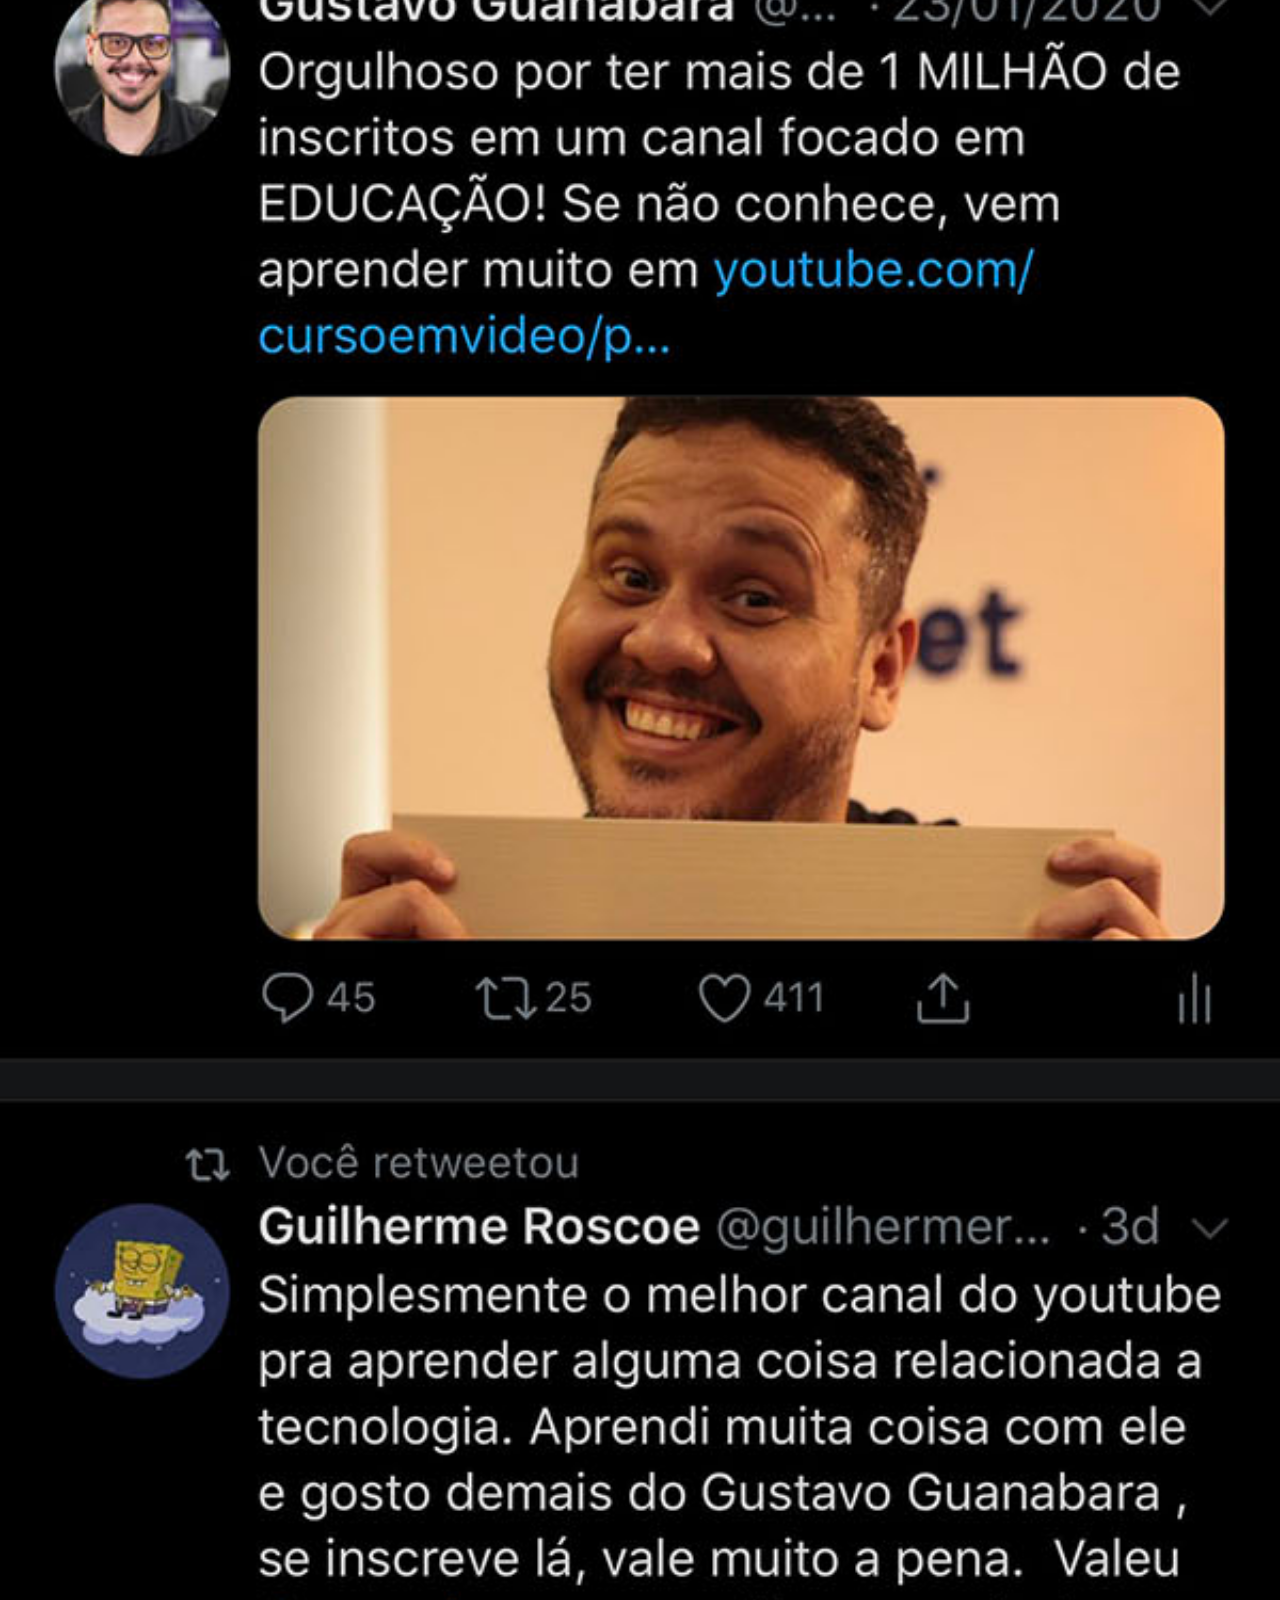
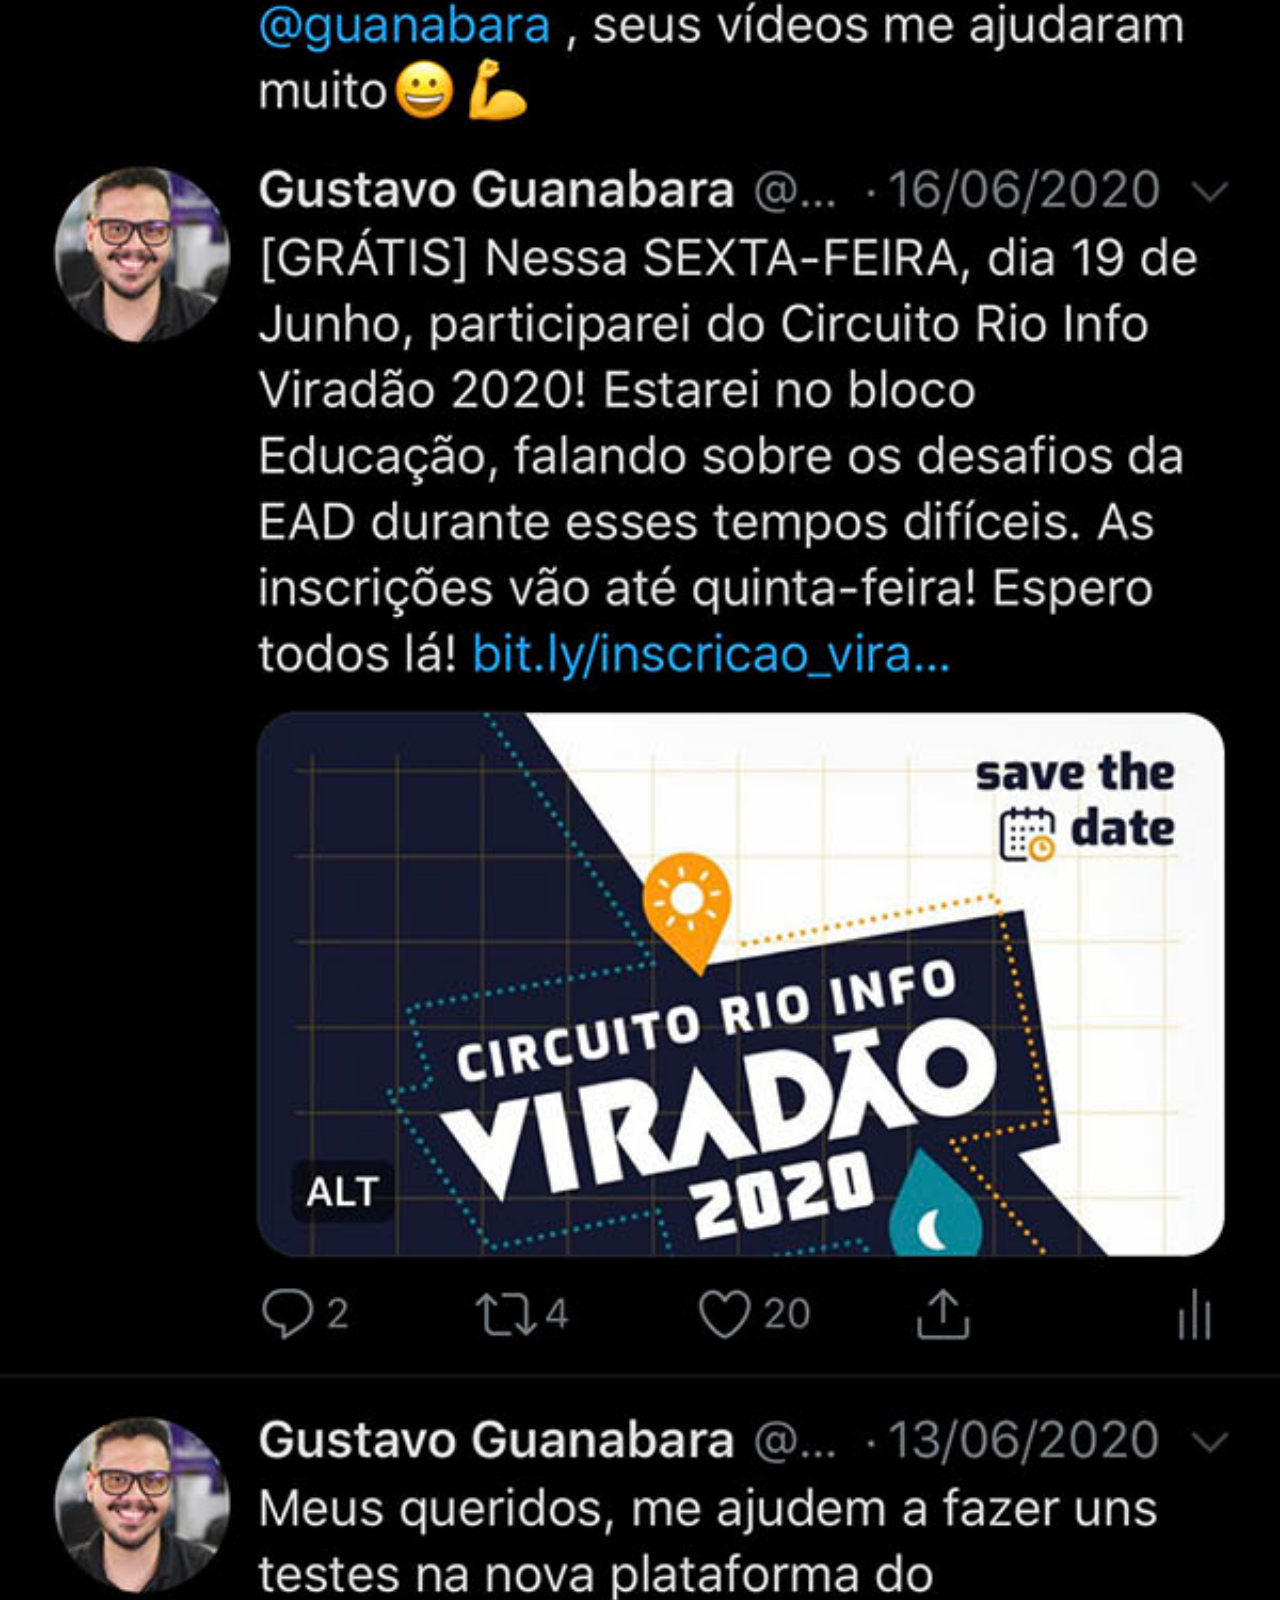
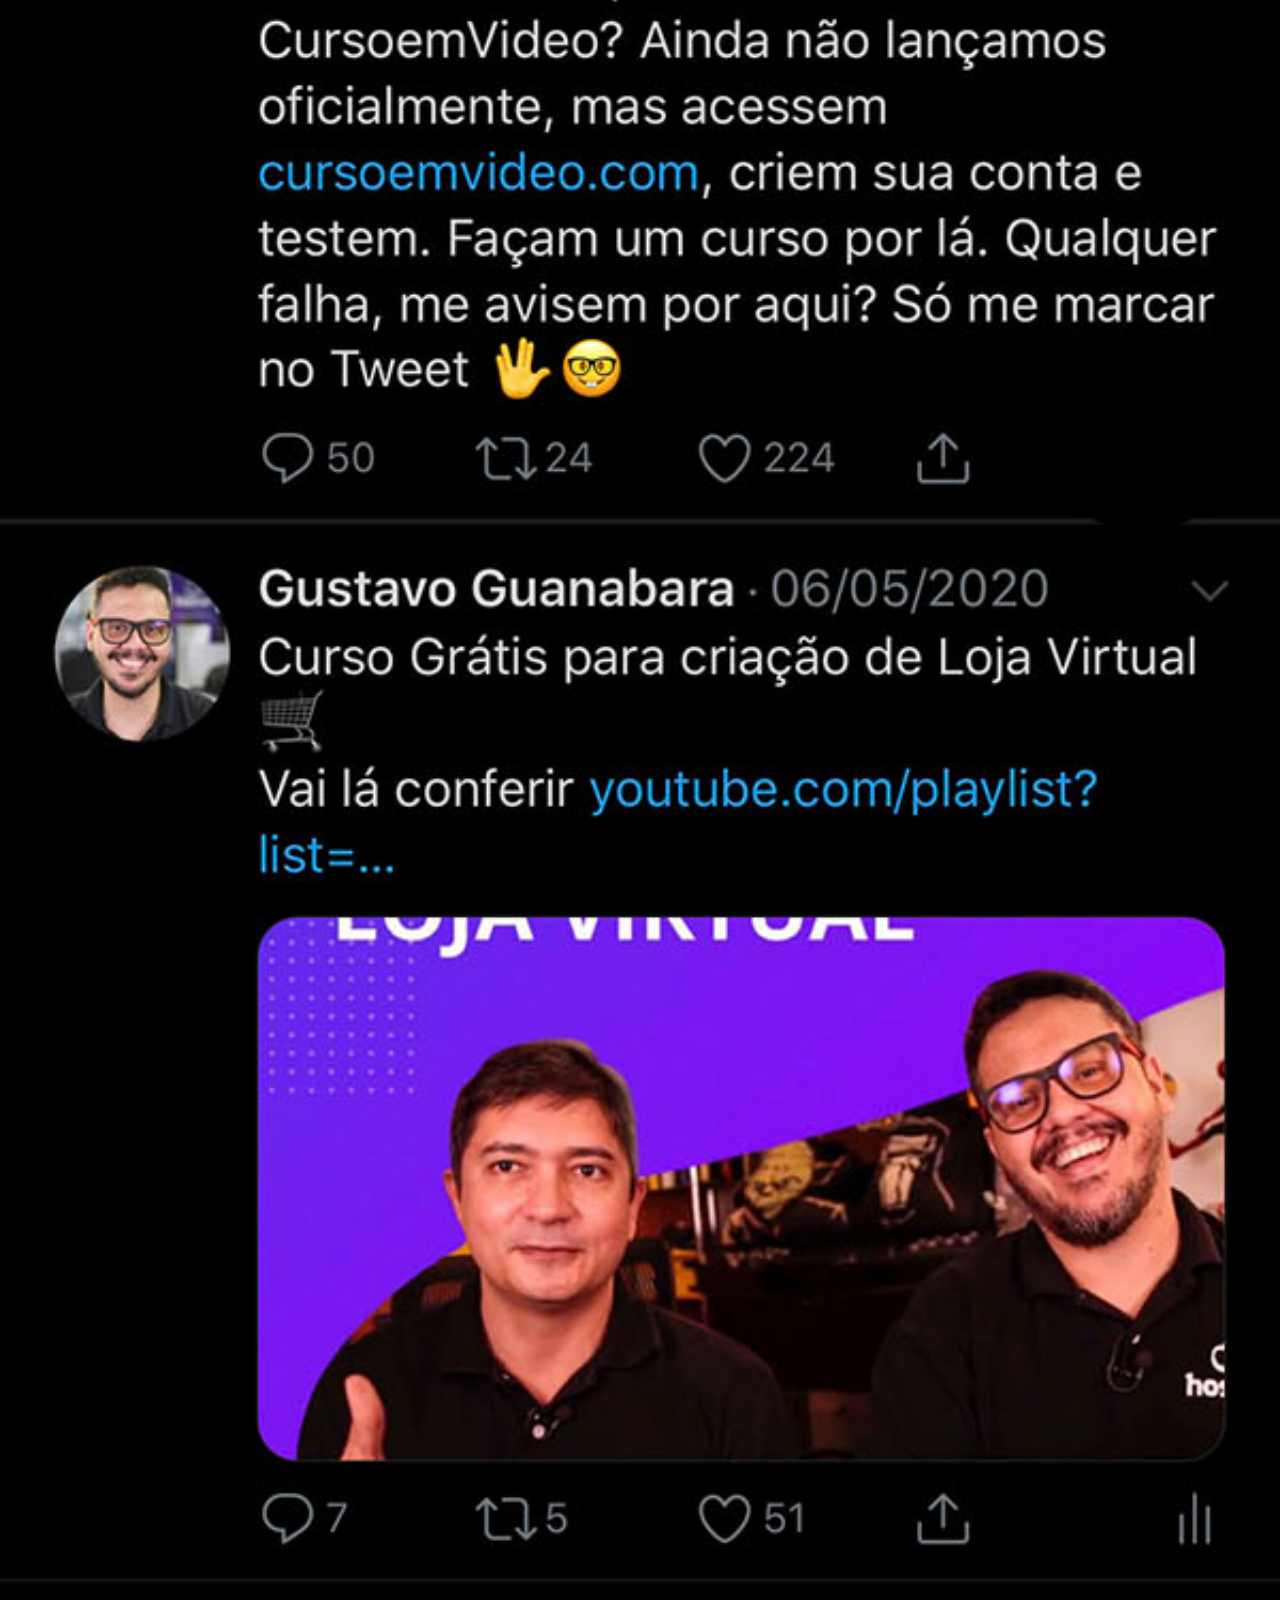
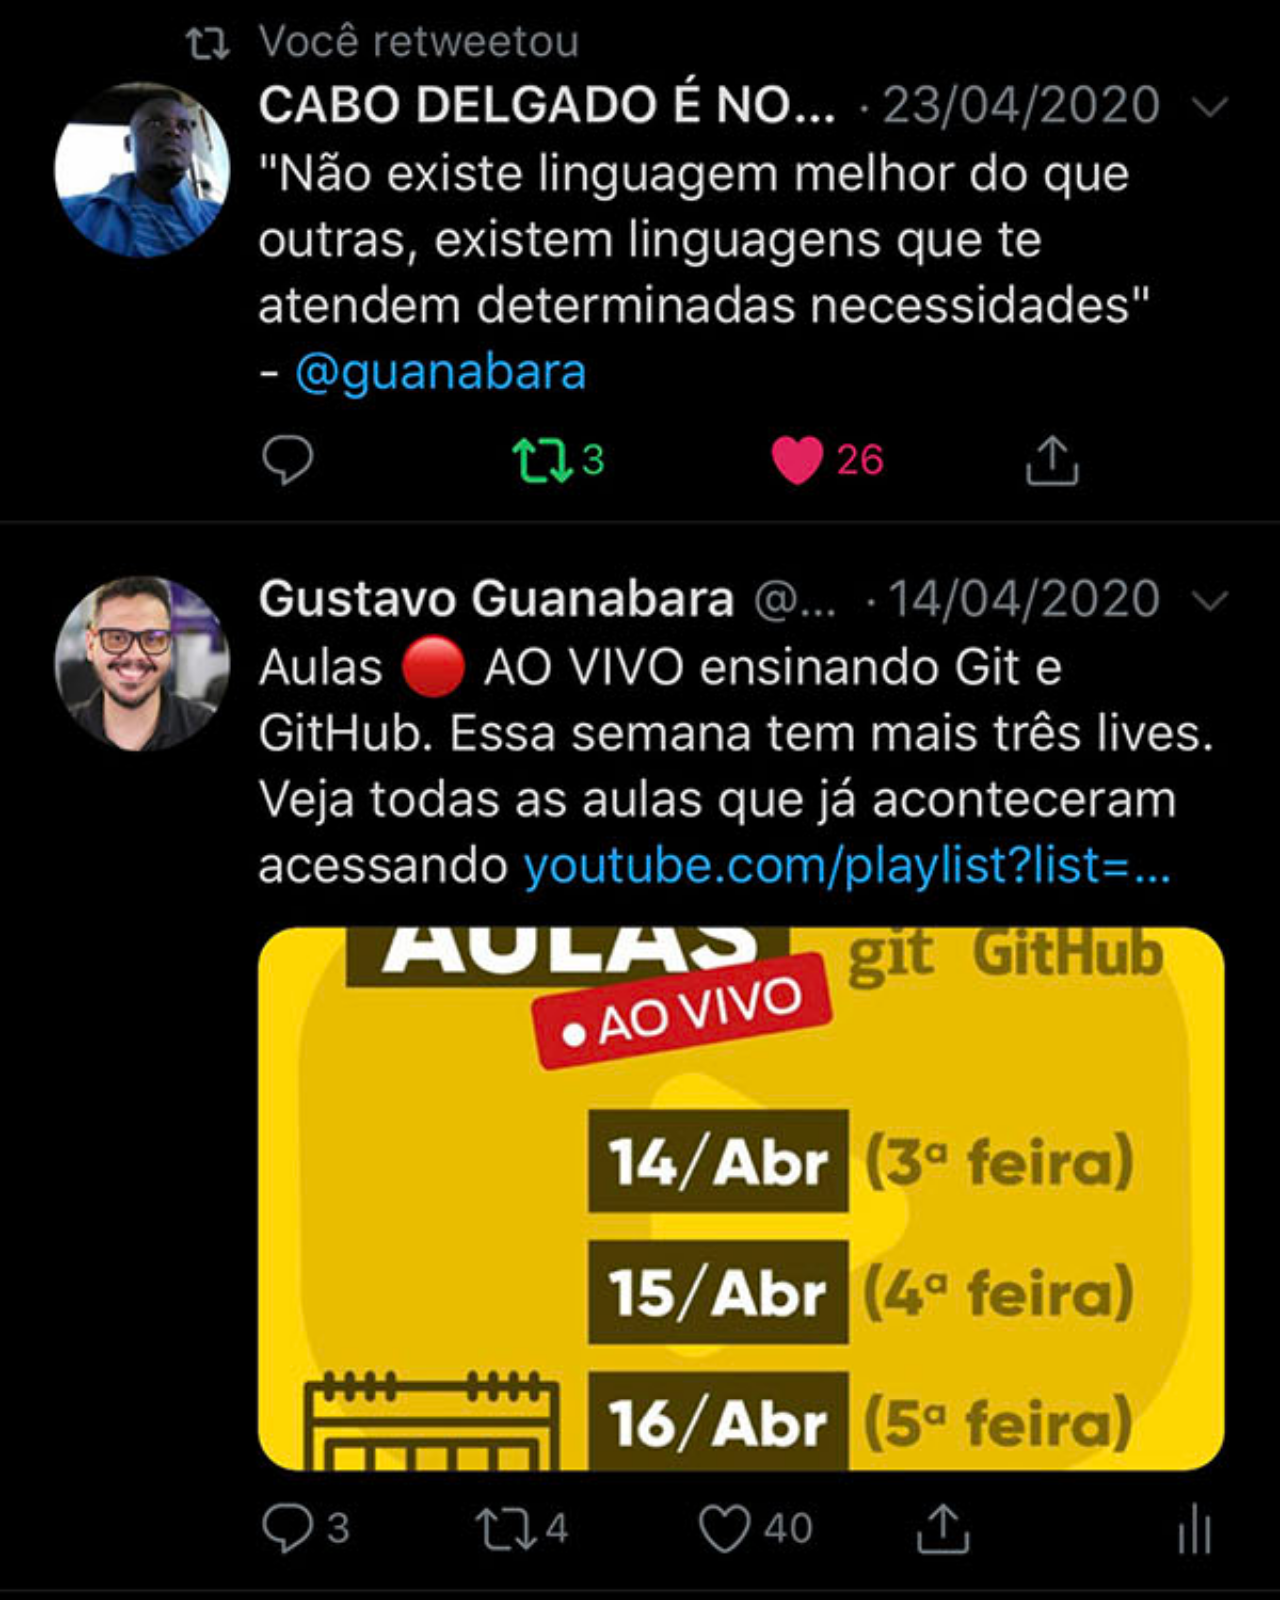
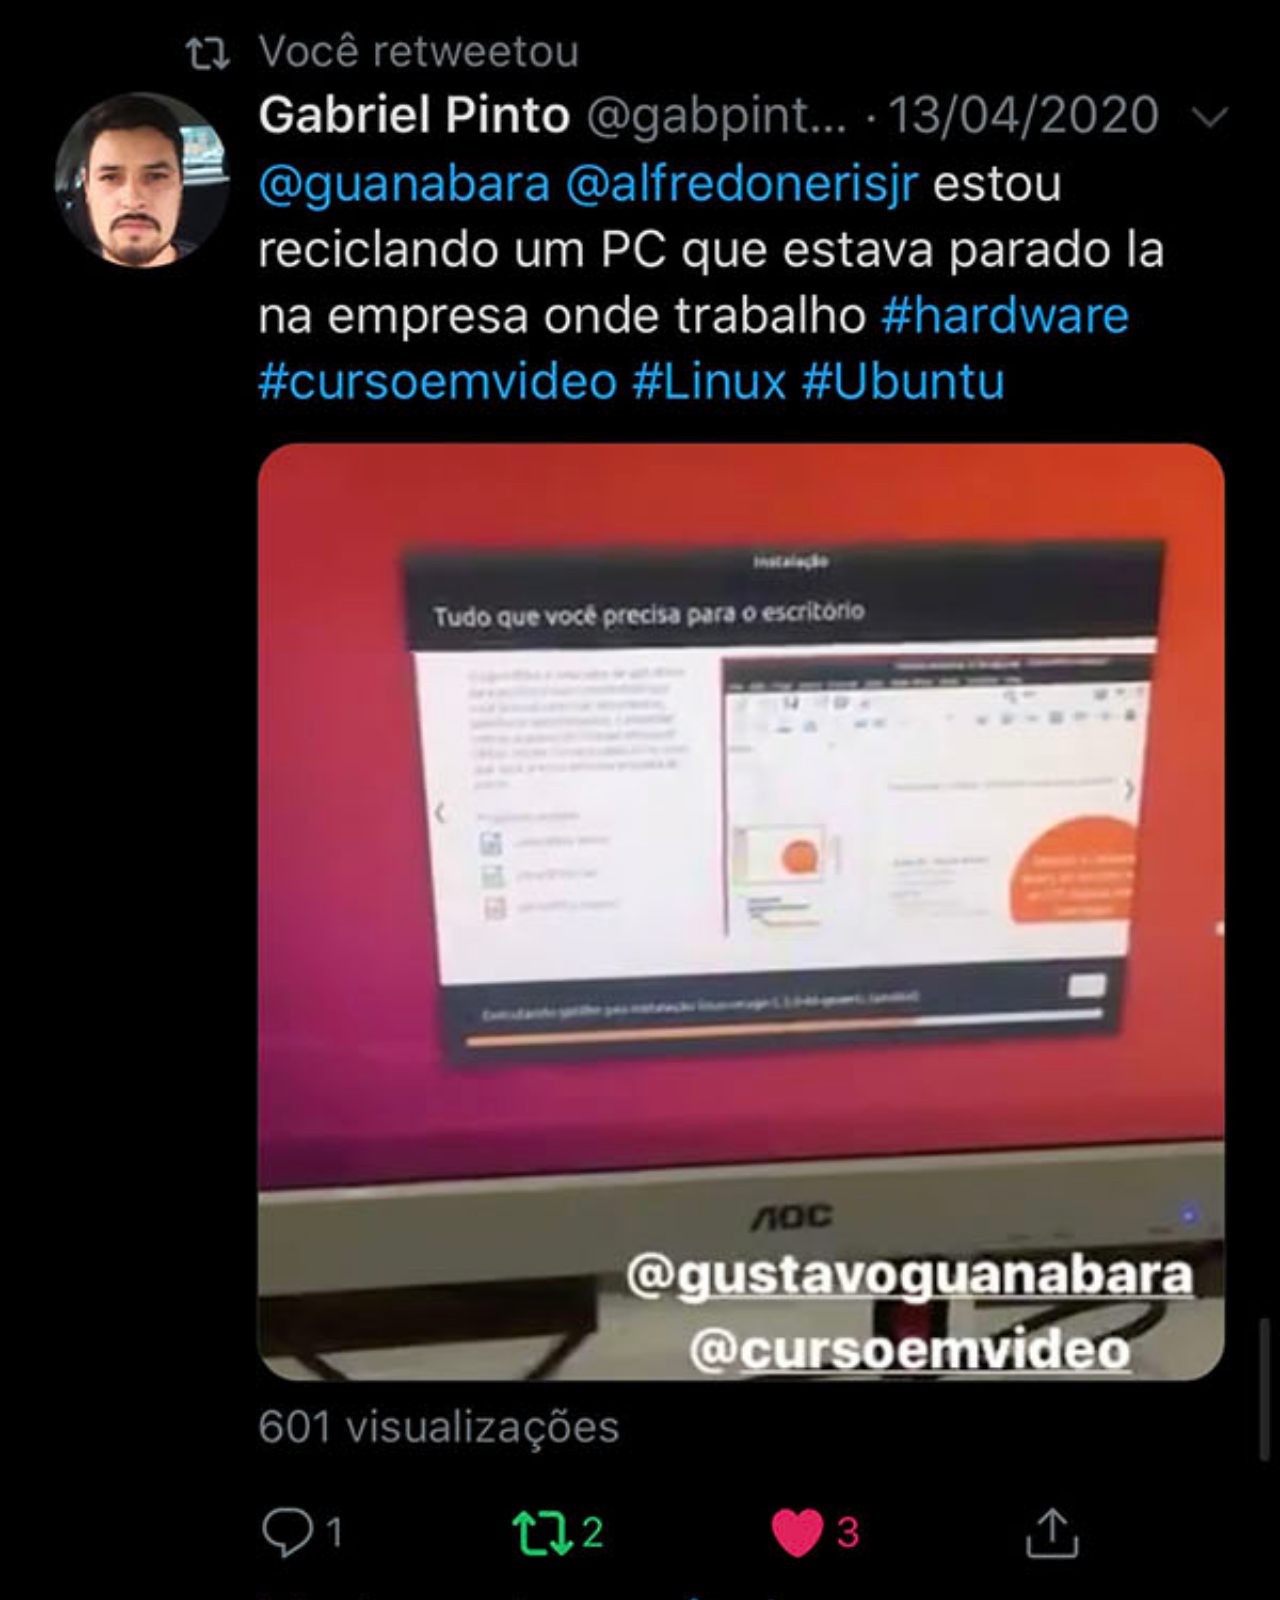
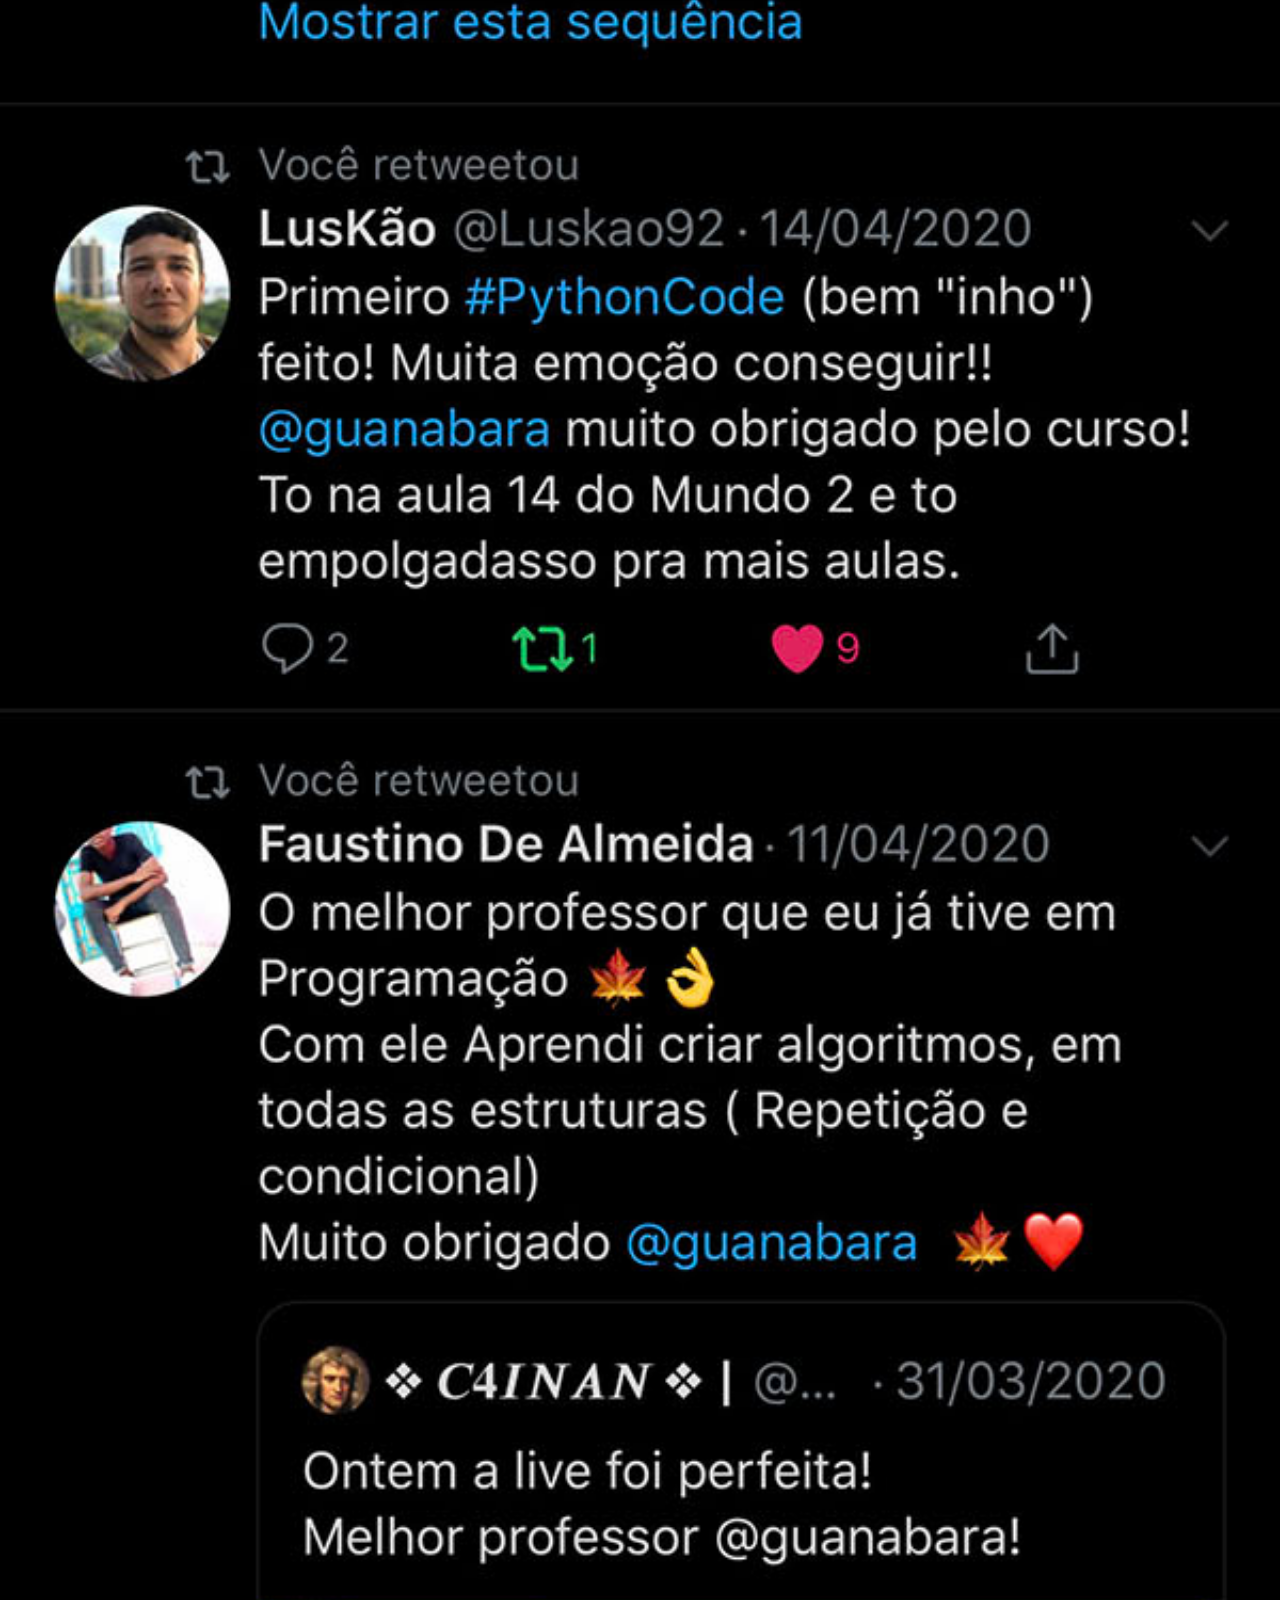
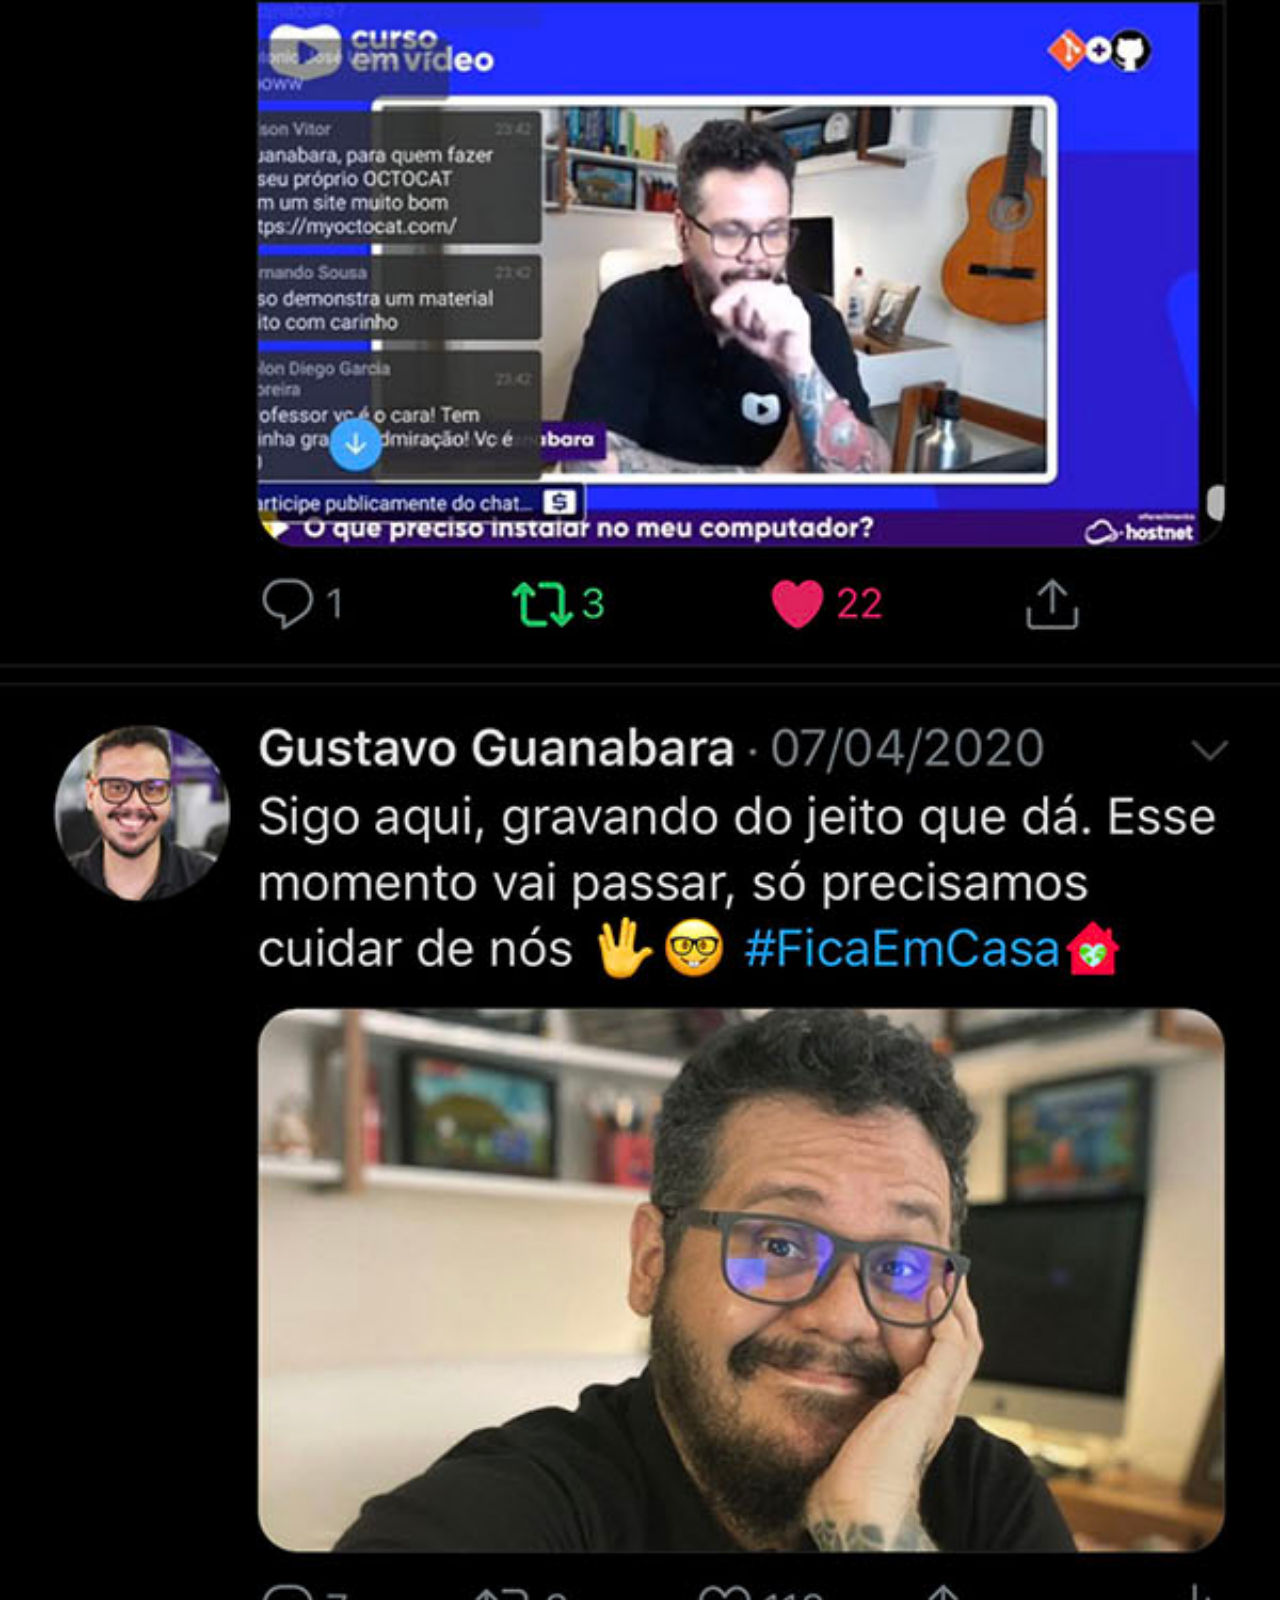
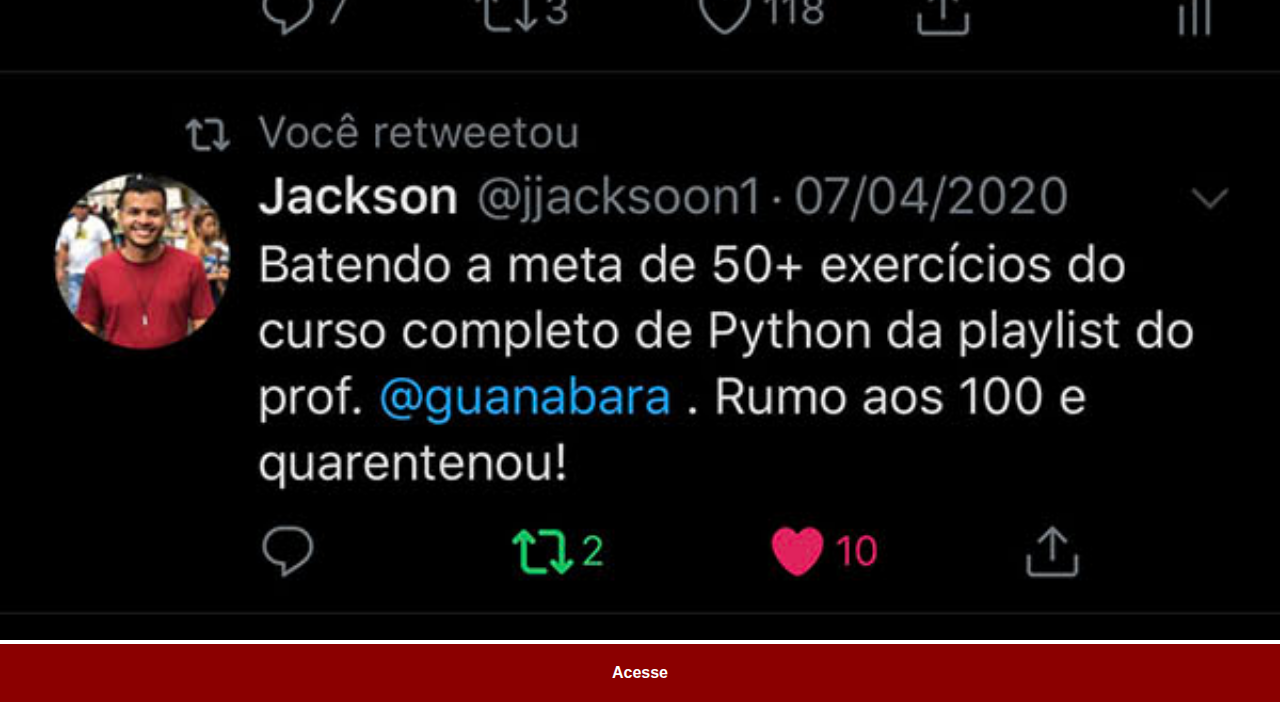
<file: twitter.html>
<!DOCTYPE html>
<html lang="pt-br">
<head>
  <meta charset="UTF-8">
  <meta http-equiv="X-UA-Compatible" content="IE=edge">
  <meta name="viewport" content="width=device-width, initial-scale=1.0">
  <link rel="shortcut icon" href="favicon.ico" type="image/x-icon">
  <title>Twitter</title>
  <link rel="stylesheet" href="estilos/social.css">
  </head>
<body>
    <img src="imagens/tela-twitter.jpg" alt="Twitter">
    <a href="https://twitter.com" target="_blank">Acesse</a>
</body>
</html>
</file>
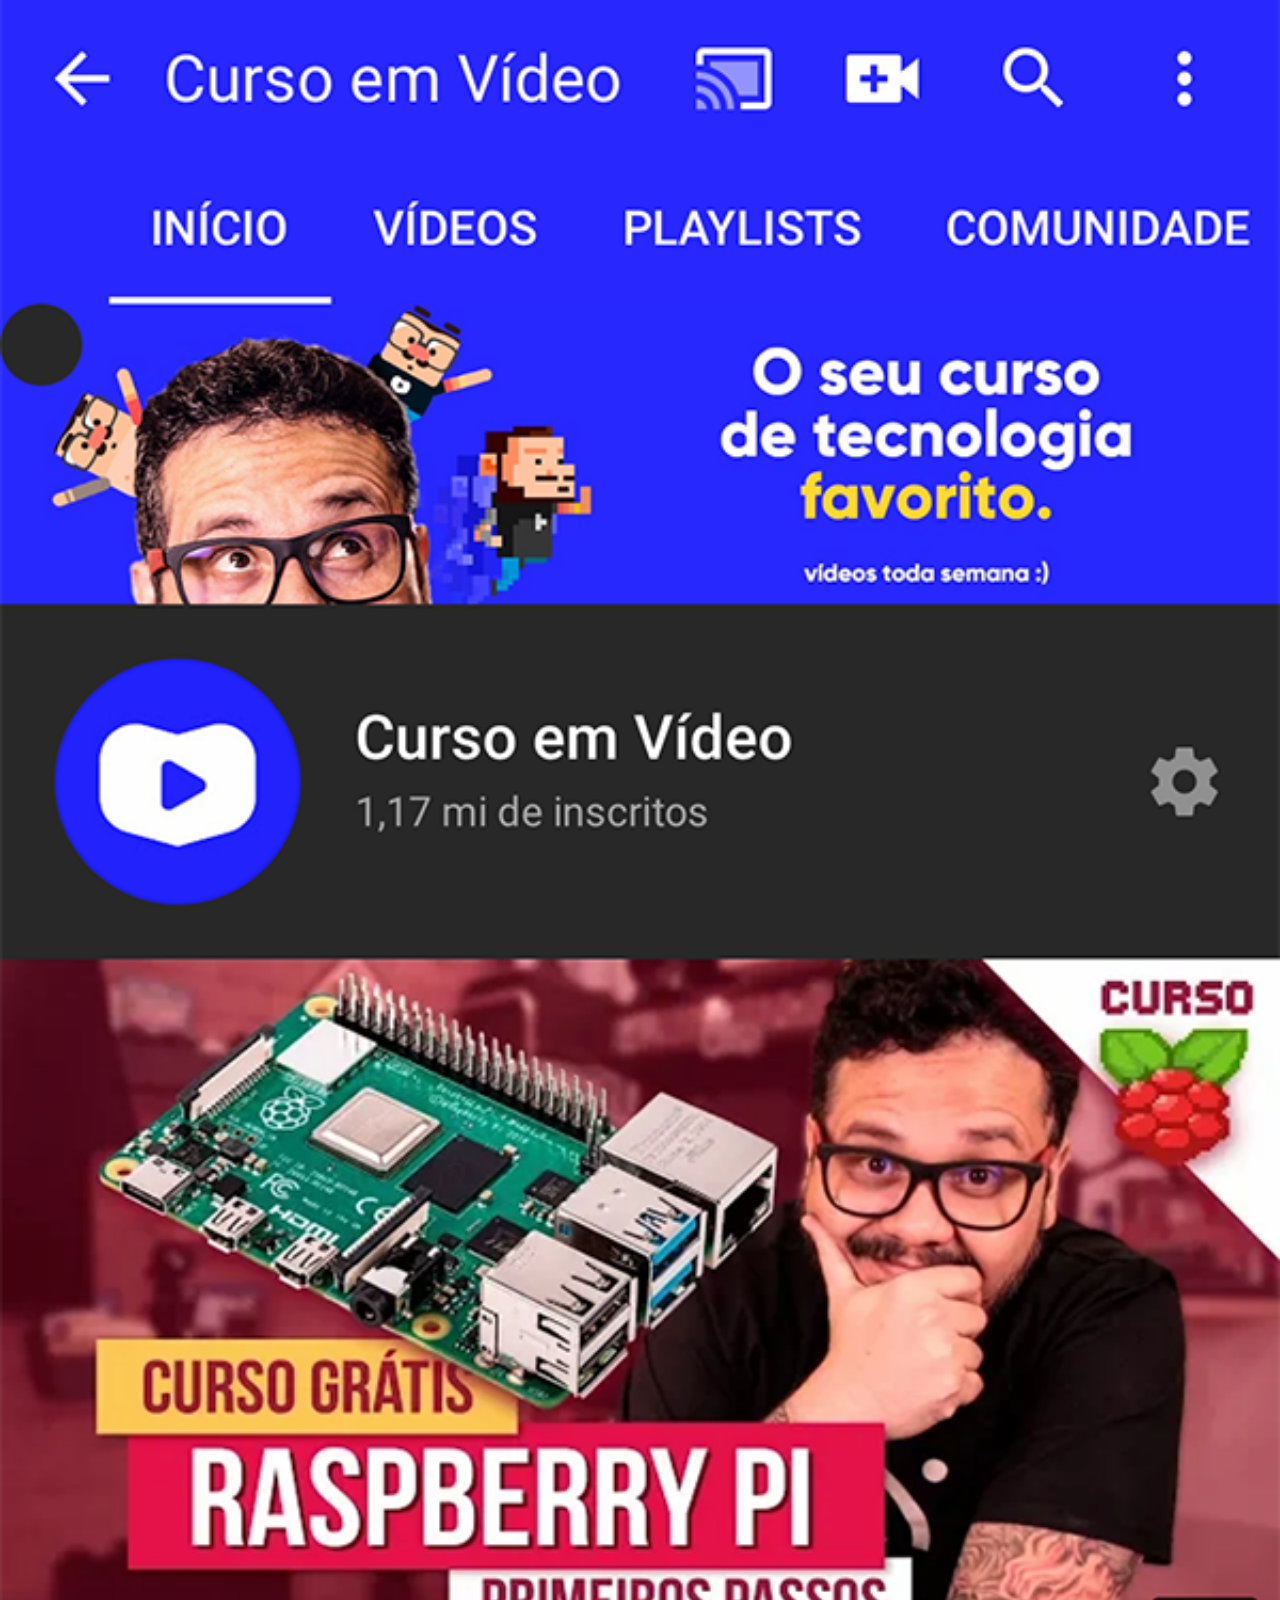
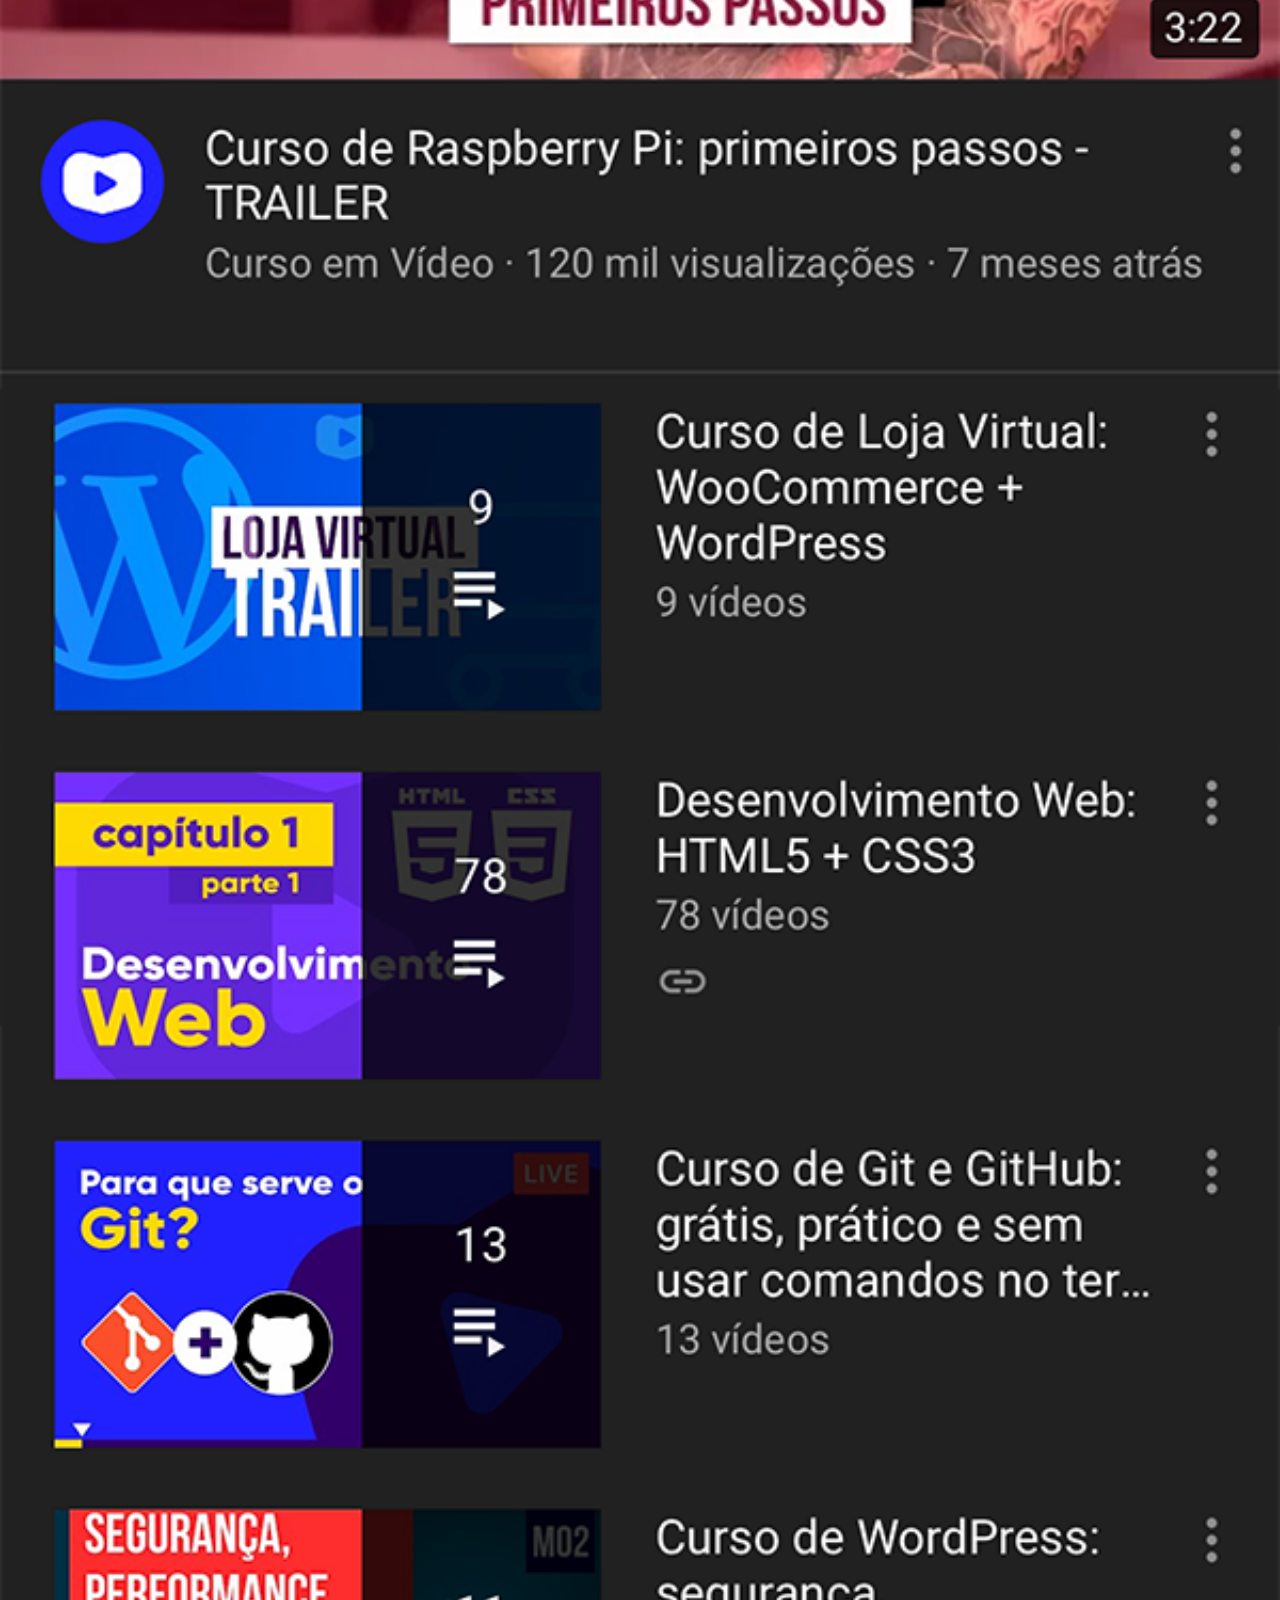
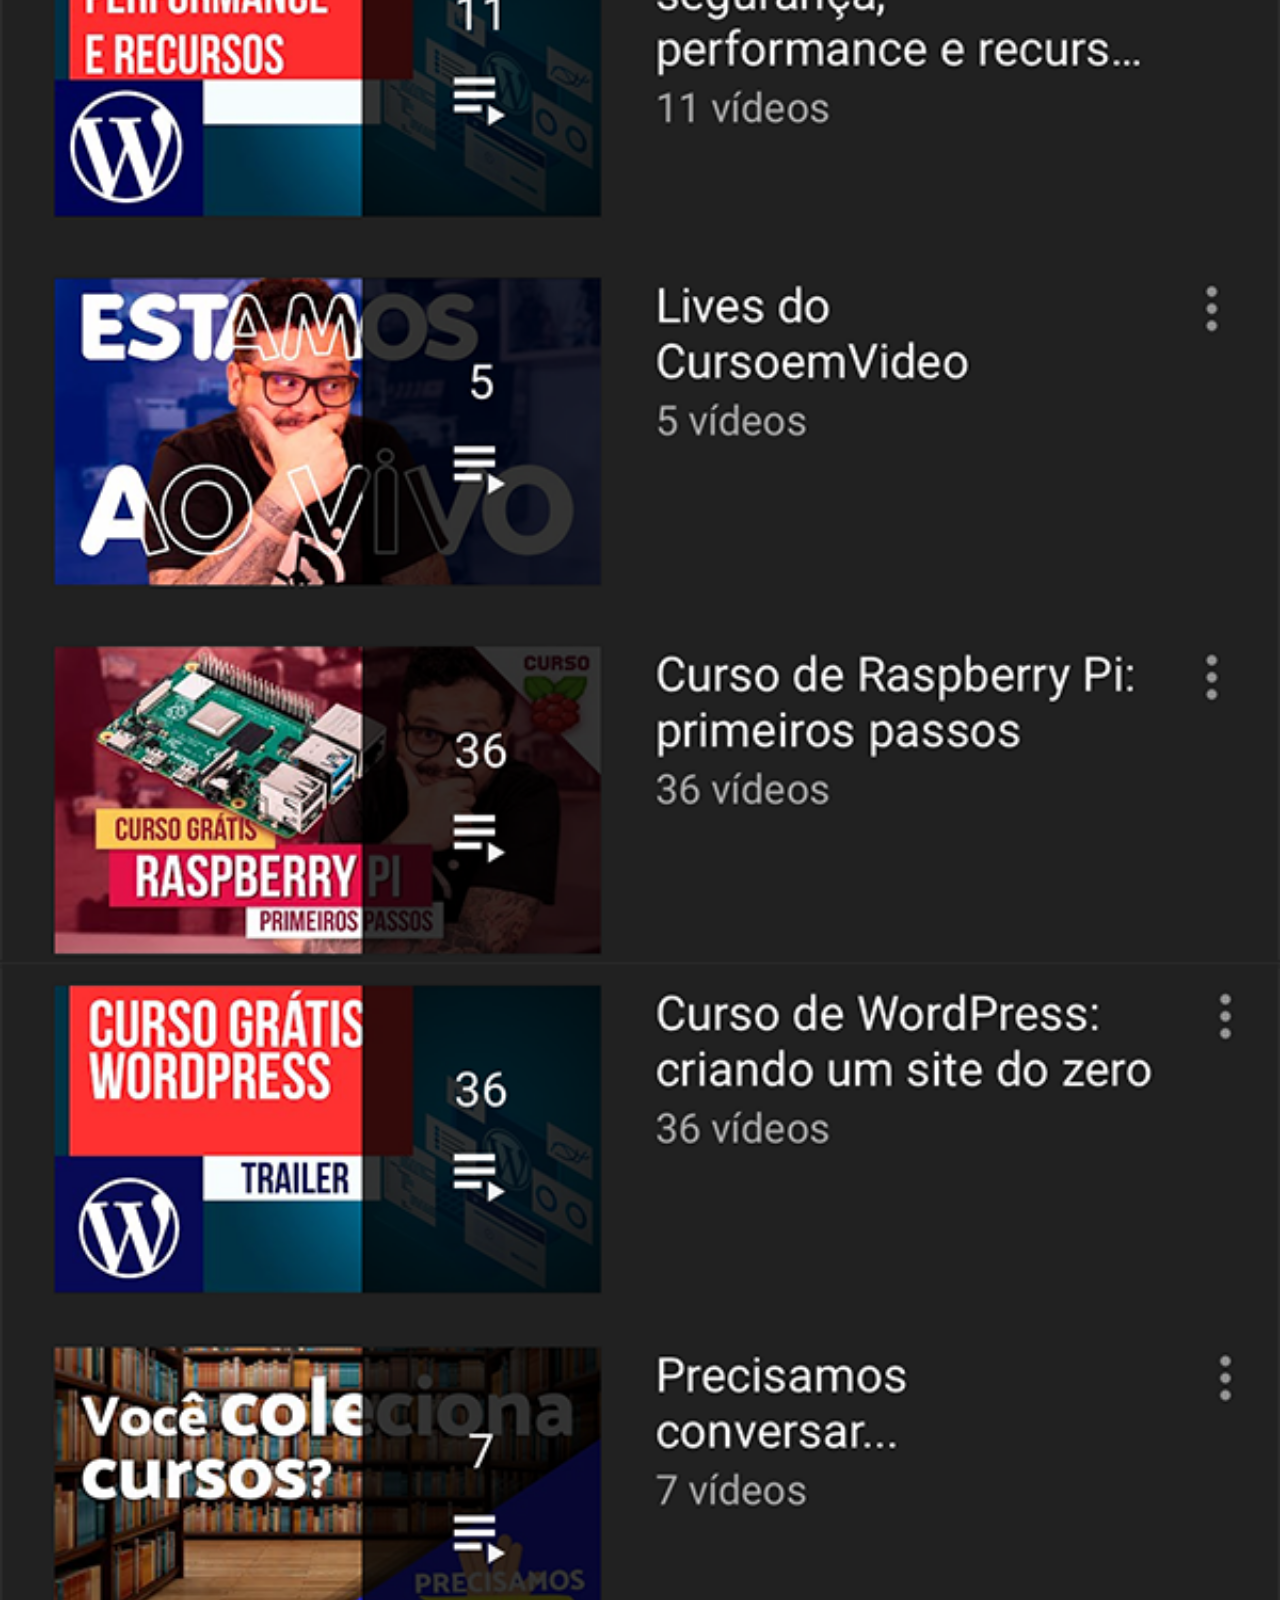
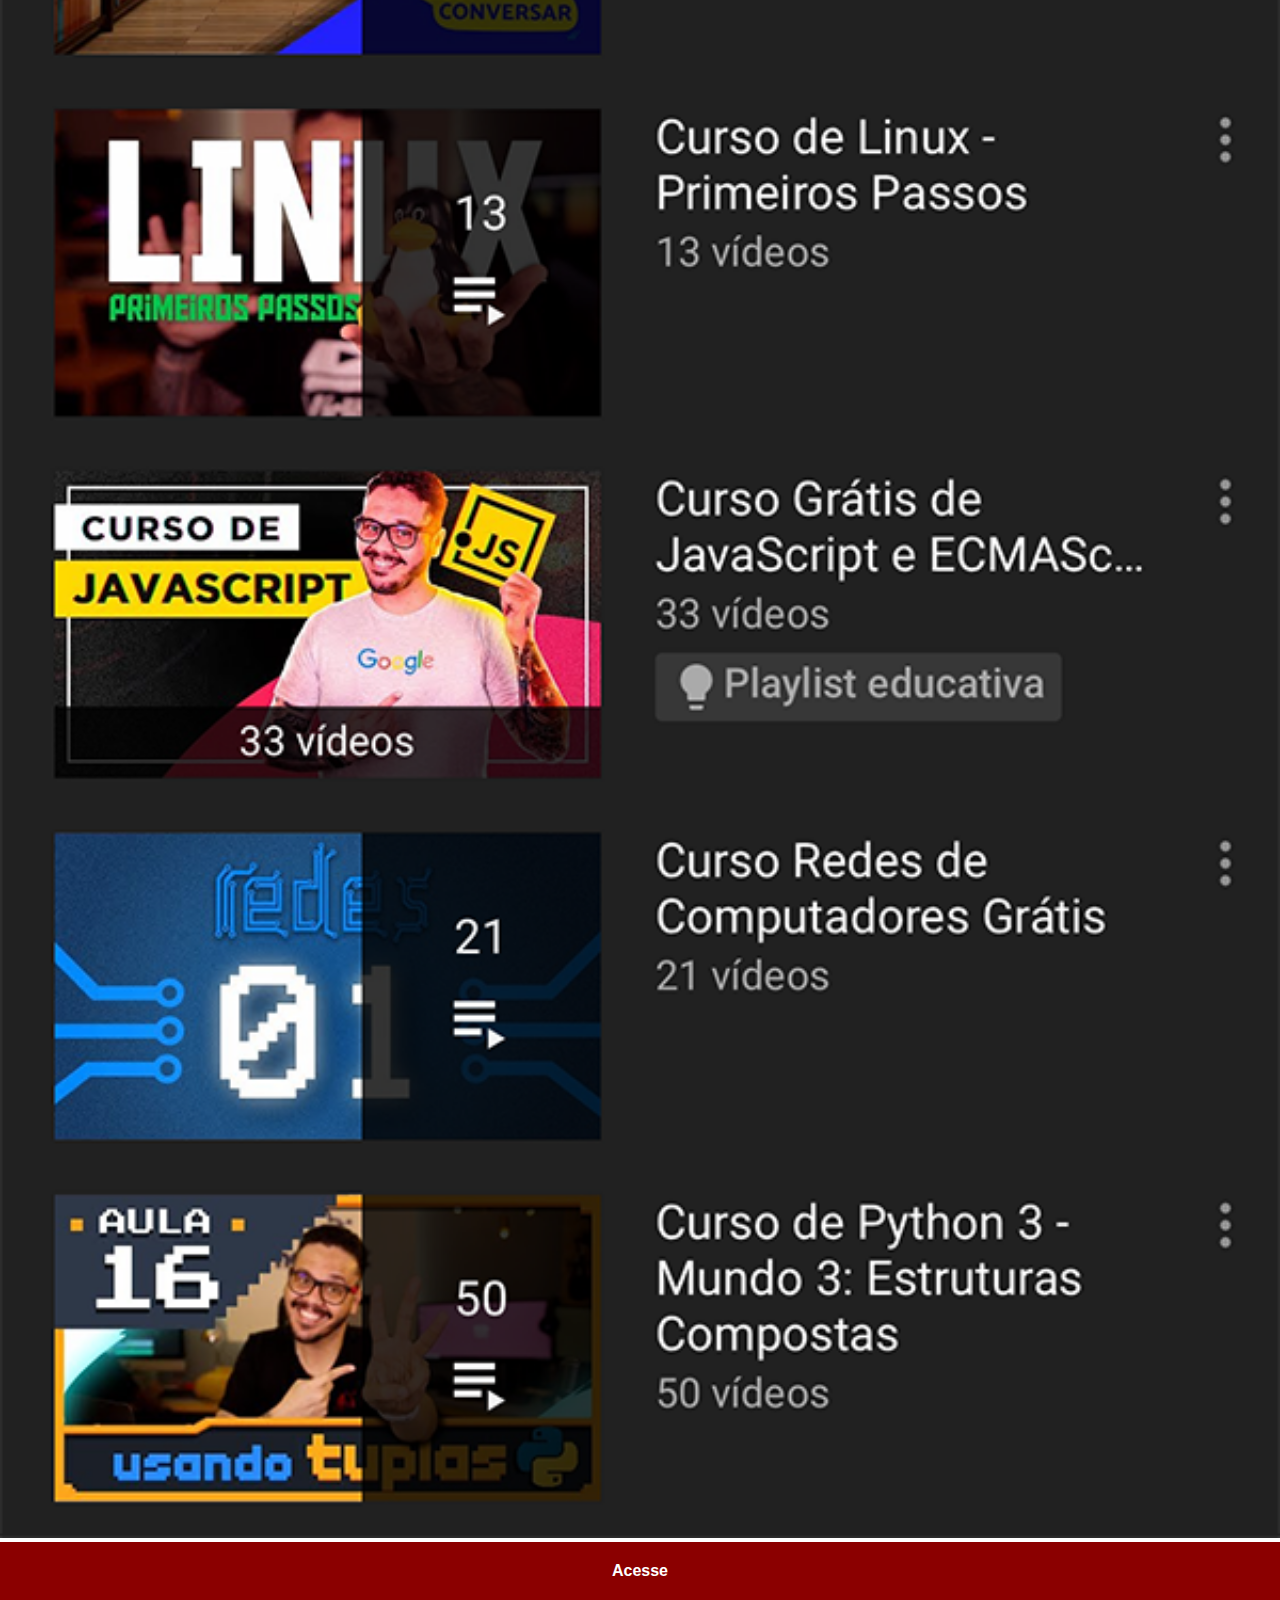
<file: youtube.html>
<!DOCTYPE html>
<html lang="pt-br">
<head>
  <meta charset="UTF-8">
  <meta http-equiv="X-UA-Compatible" content="IE=edge">
  <meta name="viewport" content="width=device-width, initial-scale=1.0">
  <link rel="shortcut icon" href="favicon.ico" type="image/x-icon">
  <title>Youtube</title>
  <link rel="stylesheet" href="estilos/social.css">
  </head>
<body>
    <img src="imagens/tela-youtube.png" alt="Youtube">
    <a href="https://youtube.com.br" target="_blank">Acesse</a>
</body>
</html>
</file>
<file: estilos/style.css>
@charset "UFT-8";

* {
  margin: 0px;
  padding: 0px;
  font-family: Arial, Helvetica, sans-serif;
}

html, body {
  height: 100vh;
  width: 100vw;
  background-color: rgb(0, 0, 0);  
}

body {
  background:  url(../imagens/fundo-madeira.jpg) no-repeat top center;
  background-size: cover;
  background-attachment: fixed;
}

main {
  height: 100vh;
  position: relative;  
}

section#telefone {
  position: absolute;
  top: 50%;
  left: 50%;
  transform: translate(-50%, -50%);
  background-color: blue;
  height: 627px;
  width: 311px;
  background: url('../imagens/frame-iphone.png') no-repeat;
}

iframe#tela {
  position: relative;
  top: 81px;
  left: 23px;
  width: 266px;
  height: 471px;
}

section#redes-sociais {
  text-align: right;
}

section#redes-sociais img{
  width: 50px;
  margin: 10px;
  border-radius: 50%;
  box-shadow: 2px 2px 5px rgba(0, 0, 0, 0.400);
  box-sizing: border-box;
}

section#redes-sociais img:hover {
  border: 2px solid rgba(255, 255, 255, 0.438);
  transform: translate(-3px, -3px);
  box-shadow: 5px 5px 10px rgba(0, 0, 0, 0.445);
  transition: transform .3s;
}
</file>
<file: estilos/social.css>
@charset "UFT-8";

* {
  margin: 0px;
  padding: 0px;
  font-family: Arial, Helvetica, sans-serif;
}

::-webkit-scrollbar {
  width: 0px;
  height: 0px;
}

img {
  width: 100vw;
}

a {
  display: block;
  background-color: darkred;        
  color: white;
  padding: 20px;
  text-align: center;
  font-weight: bolder;
  text-decoration: none;
}

a:hover {
  background-color: red;
}
</file>
